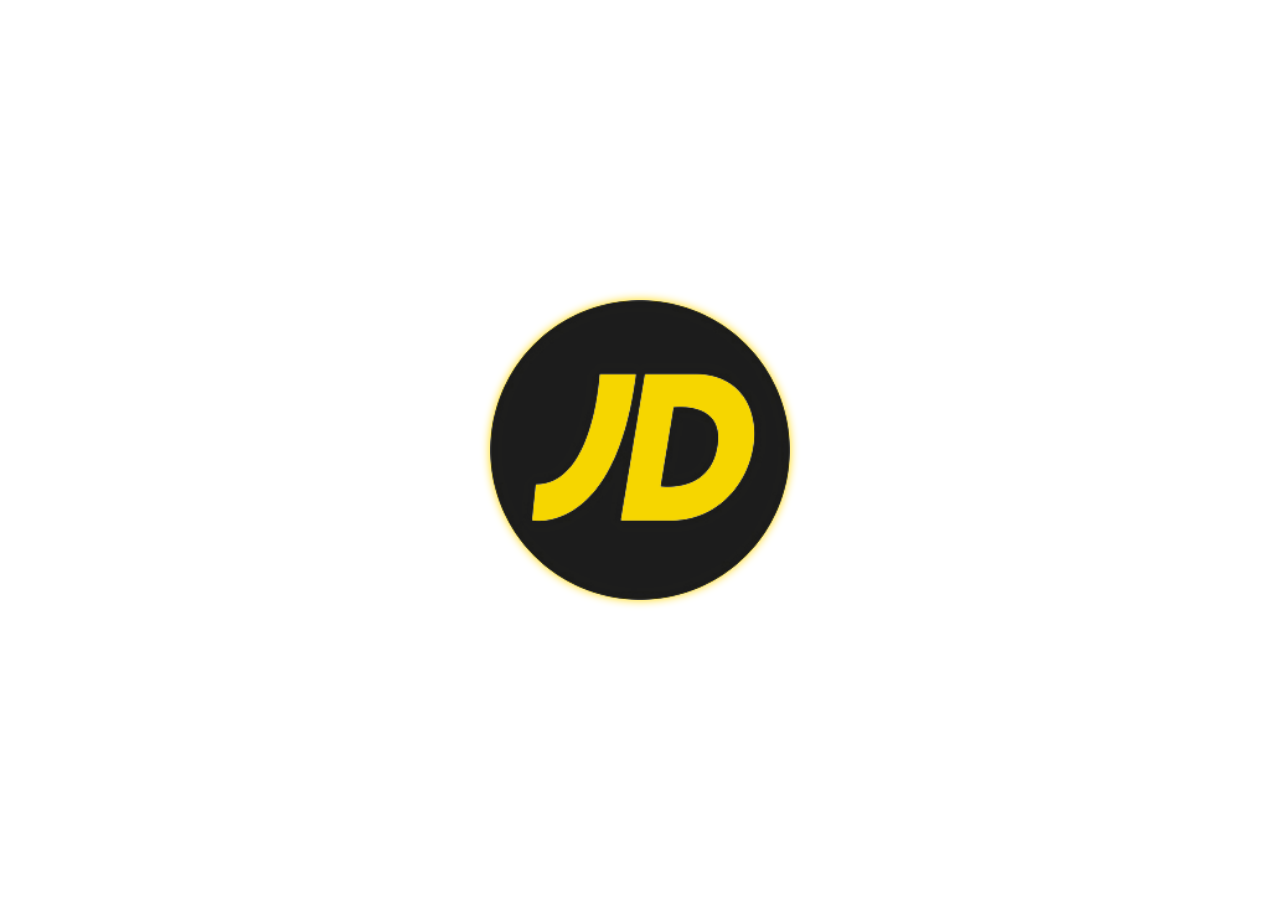
<file: portpolio/work3/index.html>
<!DOCTYPE html>
<html lang="ko">
<head>
	<meta charset="UTF-8">
	<meta name="viewport" content="width=device-width, initial-scale=1.0">
	<meta http-equiv="refresh" content="3; url=main.html">
	<title>JD</title>
	<link rel="stylesheet" type="text/css" href="css/style.css">
</head>
<body>
  <div id="wrap">
  <div class="loding">
  	<img src="image/loding.png" alt="lodinglogo">
  </div>
  </div>
  <script src="js/jquery-3.5.0.js"></script>
<script src="js/script.js"></script>
</body>
</html>
</file>
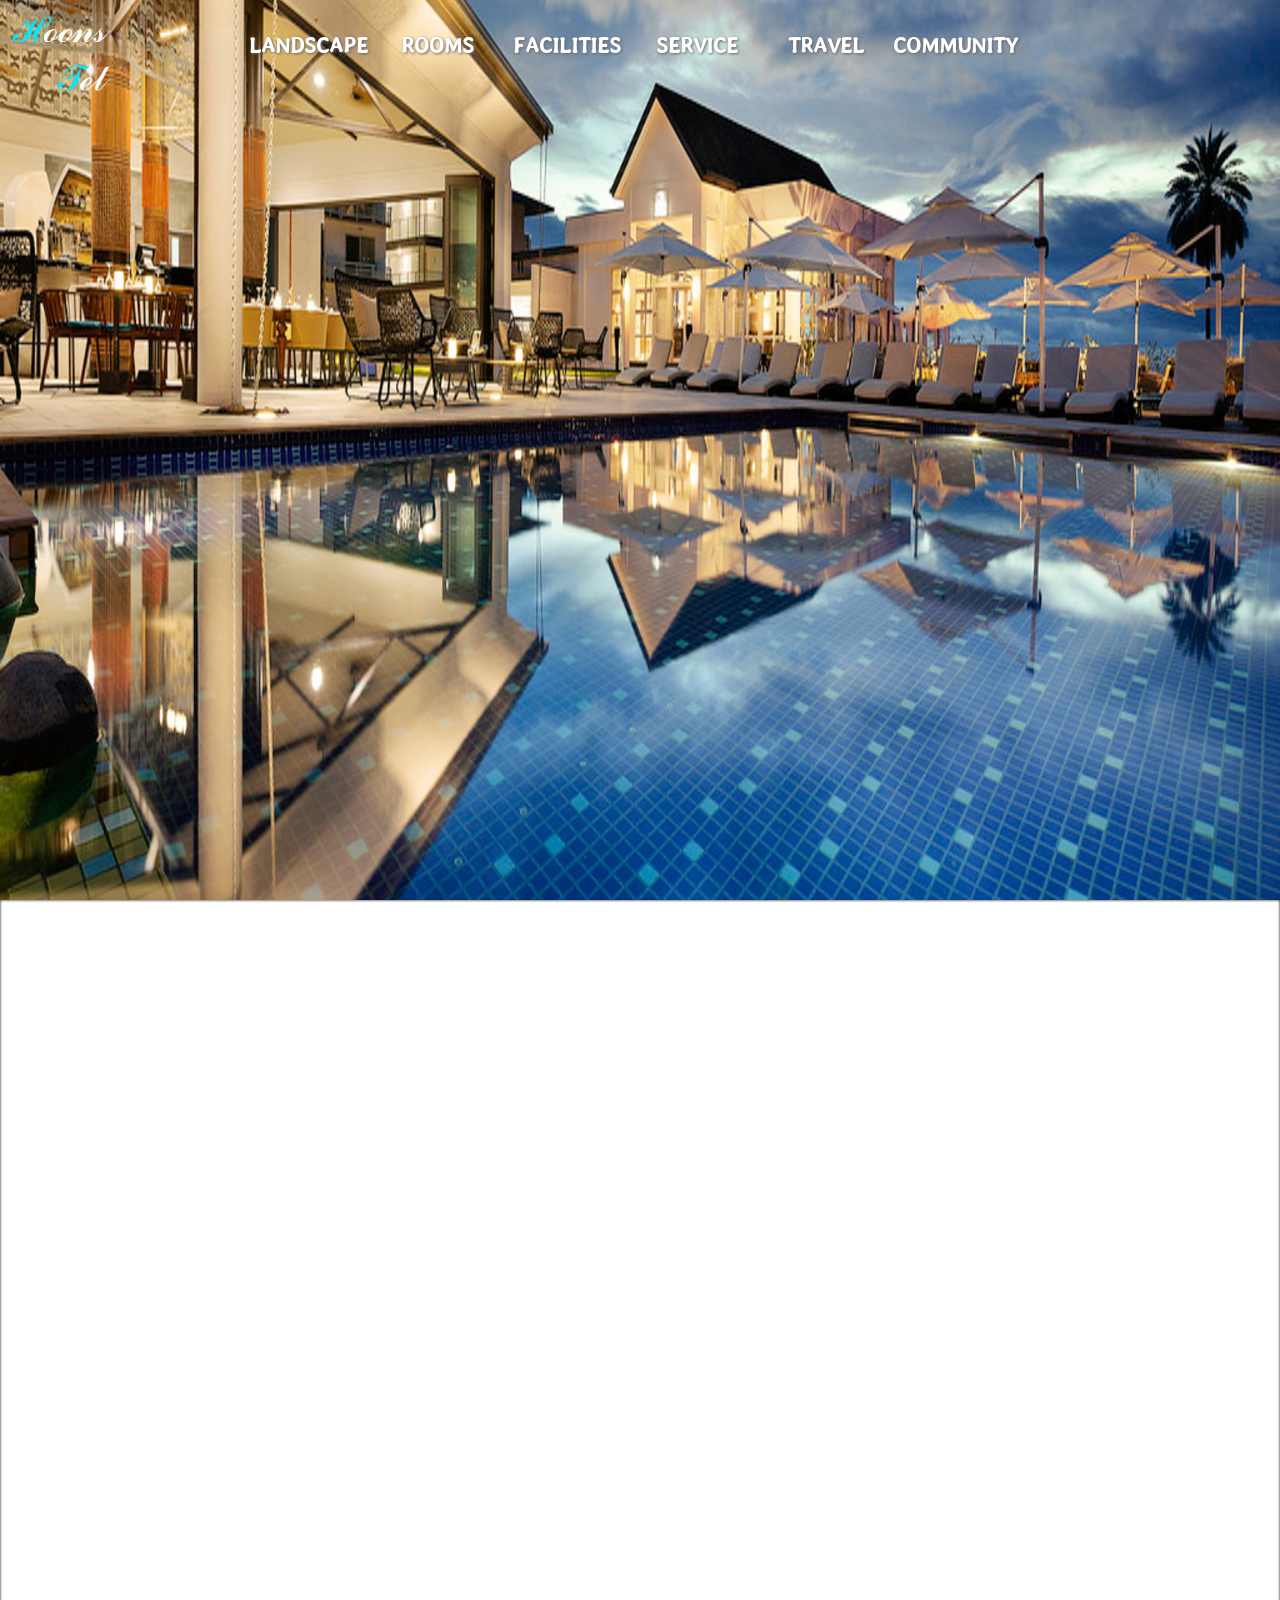
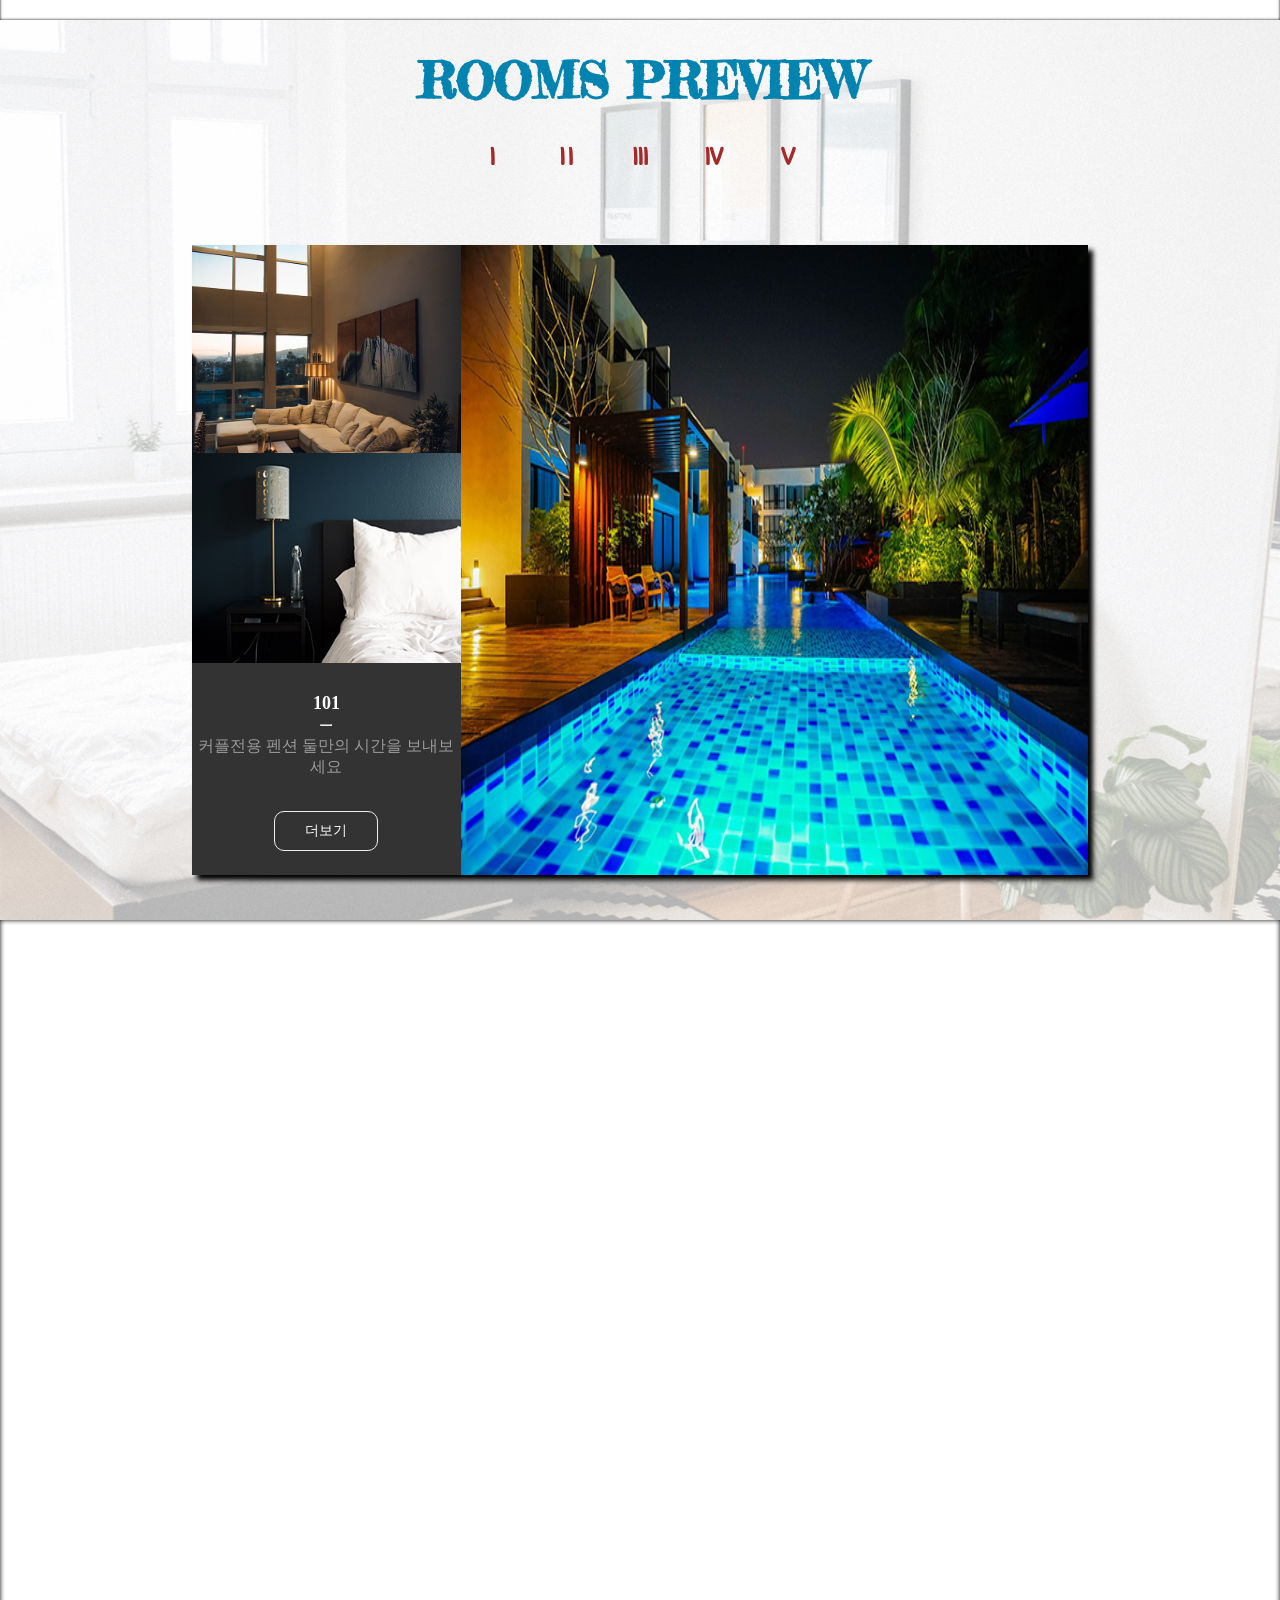
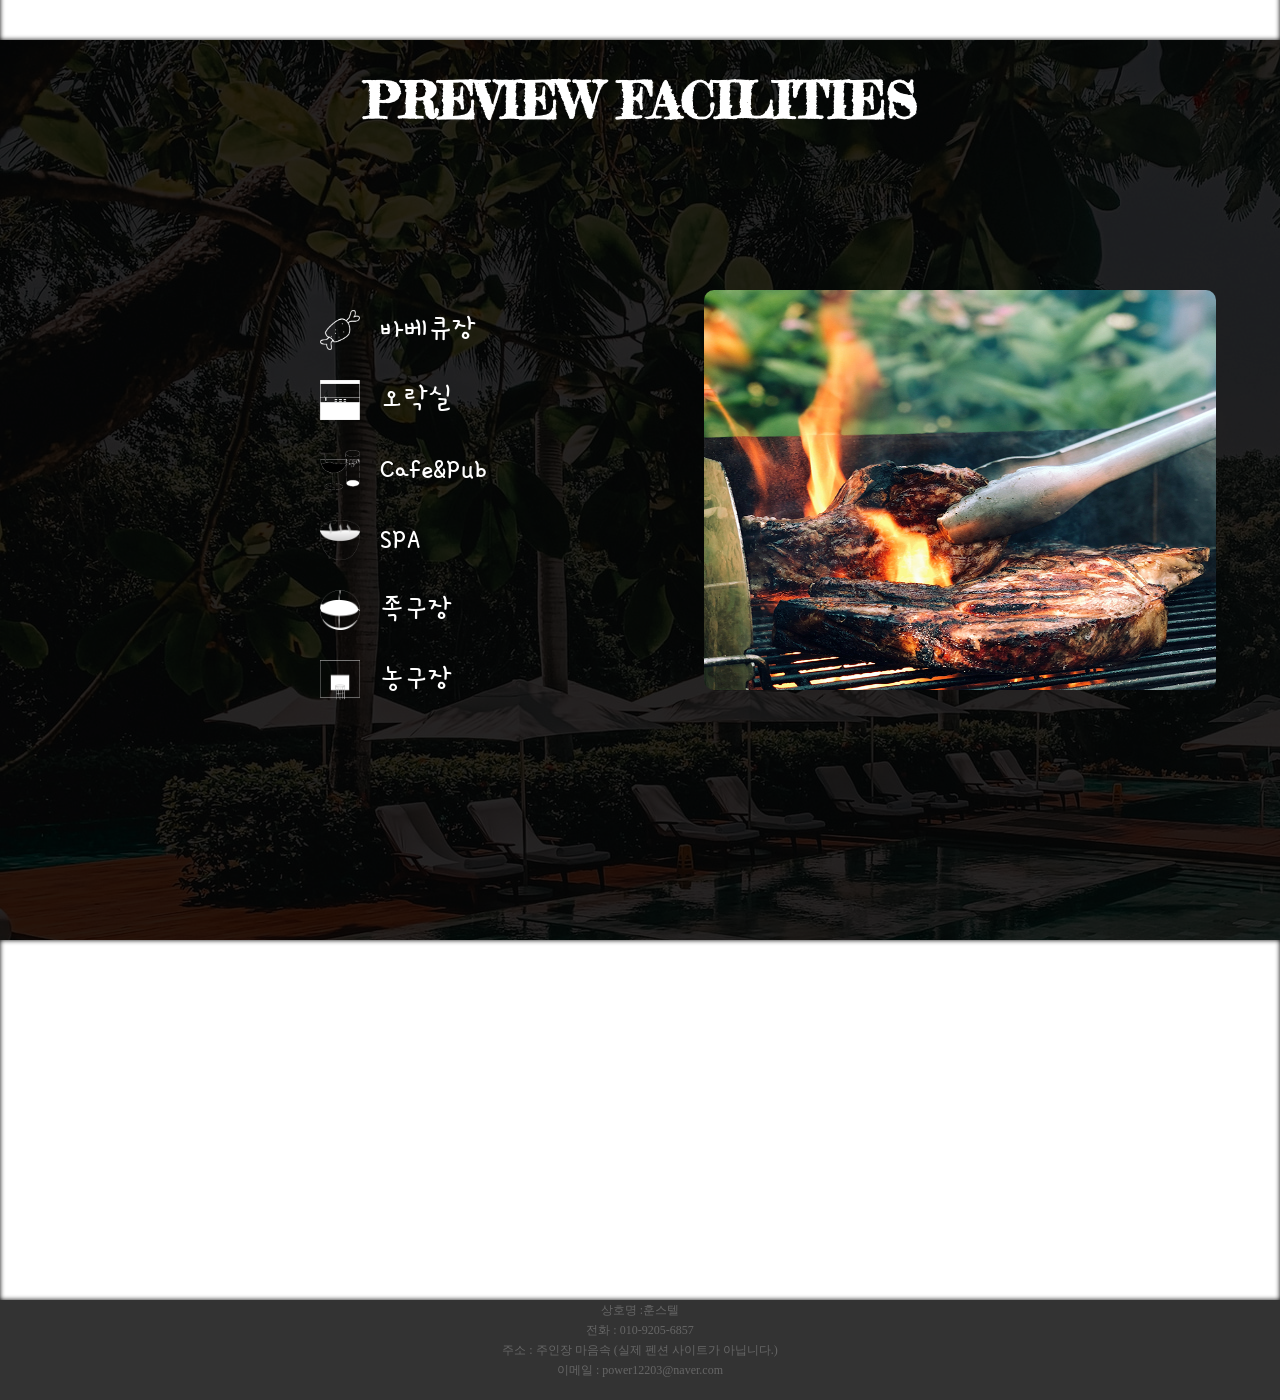
<file: portpolio/work4/index.html>
<!DOCTYPE html>
<html lang="ko">
<head>
	<meta charset="UTF-8">
	<meta name="viewport" content="width=device-width, initial-scale=1.0">
	<title>HoonTel</title>
	<link rel="stylesheet" type="text/css" href="css/style.css">
</head>
<body>
<div id="wrap">
	<header class="header">
		<h1 class="logo">
			<a href="index.html">
				<img src="image/logo.png" alt="logoimage">
			</a>
		</h1>
		<nav>
			<ul class="gnb">
				<li>
					<a href="sub.html">Landscape</a>
			    </li>
			    <li>
			    	<a href="sub1.html">Rooms</a>
			    </li>
			    <li>
			    	<a href="sub2.html">Facilities</a>
			    </li>
			    <li>
			    	<a href="sub3.html">Service</a>
			    </li>
			    <li>
			    	<a href="#">Travel</a>
			    </li>
			    <li>
			    	<a href="#">Community</a>
			    </li>
			</ul>
		</nav>
		<div class="menuBtn">
			<span></span>
			<span></span>
			<span></span>
		</div>
		<div class="menuClose">
			<span></span>
			<span></span>
		</div>
	</header>
	<div class="fixedNav">
		    <ul class="gnb1">
		    	<li>
		    		<a href="#">Home</a>
		    	</li>
			    <li>
			    	<a href="#contents2">Rooms</a>
			    </li>
			    <li>
			    	<a href="#contents4">Facilities</a>
			    </li>
			</ul>
	</div>
	<section id="contents">
		<h2 class="hidden">contents</h2>
	  <ul class="headerSlide">
	  	<li><img src="image/h_slide1.jpg" alt="headerslideimage"></li>
	  	<li><img src="image/h_slide2.jpg" alt="headerslideimage"></li>
	  	<li><img src="image/h_slide3.jpg" alt="headerslideimage"></li>
	  	<li><img src="image/h_slide4.jpg" alt="headerslideimage"></li>	  	
	  </ul>
	</section>
	<section id="contents1">
		<h2 class="hidden">contents</h2>
	</section>
	<section id="contents2">
	  <h2>ROOMS PREVIEW</h2>
	  <div class="abox">
	  	<a href="#" onclick="return false;">Ⅰ</a>
	  	<a href="#" onclick="return false;">Ⅱ</a>
	  	<a href="#" onclick="return false;">Ⅲ</a>
	  	<a href="#" onclick="return false;">Ⅳ</a>
	  	<a href="#" onclick="return false;">Ⅴ</a>
	  </div>
	  <div class="roomBox">
	  	<div class="box1">
	  		<ul>
	  		  <li class="box1move"><img src="image/box1_1.jpg" alt="boximage"></li>
	  		  <li><img src="image/box1_2.jpg" alt="boximage"></li>
	  		  <li><img src="image/box1_3.jpg" alt="boximage"></li>
	  		  <li><img src="image/box1_4.jpg" alt="boximage"></li>
	  		  <li><img src="image/box1_5.jpg" alt="boximage"></li>
	  		</ul>
	  	</div>
	  	<div class="box2">
	  		<ul class="box2_img">
	  			<li><img src="image/box2_1.jpg" alt="boximage"></li>
	  			<li><img src="image/box2_2.jpg" alt="boximage"></li>
	  			<li><img src="image/box2_3.jpg" alt="boximage"></li>
	  			<li><img src="image/box2_4.jpg" alt="boximage"></li>
	  			<li><img src="image/box2_5.jpg" alt="boximage"></li>
	  		</ul>
	  		<ul class="box2_p">
	  			<li>
	  				<h3>101</h3>
	  				<hr>
	  				<p>커플전용 펜션 둘만의 시간을 보내보세요</p>
	  				<a href="#">더보기</a>
	  			</li>
	   			<li>
	  				<h3>201</h3>
	  				<hr>
	  				<p>커플전용 펜션 둘만의 시간을 보내보세요</p>
	  				<a href="#">더보기</a>
	  			</li>
	  			<li>
	  				<h3>301</h3>
	  				<hr>
	  				<p>커플전용 펜션 둘만의 시간을 보내보세요</p>
	  				<a href="#">더보기</a>
	  			</li>
	  			<li>
	  				<h3>401</h3>
	  				<hr>
	  				<p>커플전용 펜션 둘만의 시간을 보내보세요</p>
	  				<a href="#">더보기</a>
	  			</li>
	  			<li>
	  				<h3>501</h3>
	  				<hr>
	  				<p>커플전용 펜션 둘만의 시간을 보내보세요</p>
	  				<a href="#">더보기</a>
	  			</li>
	  		</ul>
	  	</div>
	  	<div class="box3">
	  		<ul>
	  			<li><img src="image/box3_1.jpg" alt="boximage"></li>
	  			<li><img src="image/box3_2.jpg" alt="boximage"></li>
	  			<li><img src="image/box3_3.jpg" alt="boximage"></li>
	  			<li><img src="image/box3_4.jpg" alt="boximage"></li>
	  			<li><img src="image/box3_5.jpg" alt="boximage"></li>
	  		</ul>
	  </div>
	</div>
	</section>
	<section id="contents3">
		<h2 class="hidden">contents</h2>
	</section>
	<section id="contents4">
		<h2>PREVIEW FACILITIES</h2>
		<ul class="previewChart">
			<li>
				<img src="image/icon/bbq.png" alt="iconimage"><span>바베큐장</span>
			</li>
			<li>
				<img src="image/icon/orak.png" alt="iconimage"><span>오락실</span>
			</li>
			<li>
				<img src="image/icon/cafe.png" alt="iconimage"><span>Cafe&Pub</span>
			</li>
			<li>
				<img src="image/icon/spa.png" alt="iconimage"><span>SPA</span>
			</li>
			<li>
				<img src="image/icon/jokgu.png" alt="iconimage"><span>족구장</span>
			</li>
			<li>
                <img src="image/icon/basket.png" alt="iconimage"><span>농구장</span>
			</li>
		</ul>
		<ul class="previewImg">
			<li><img src="image/bbq.jpg" alt="bbqimage"></li>
			<li><img src="image/orak.jpg" alt="bbqimage"></li>
			<li><img src="image/cafe.jpg" alt="bbqimage"></li>
			<li><img src="image/spa.jpg" alt="bbqimage"></li>
			<li><img src="image/jokgu.jpg" alt="bbqimage"></li>
			<li><img src="image/basket.jpg" alt="bbqimage"></li>
		</ul>
	</section>
	<section id="contents5">
		<h2 class="hidden">숨김</h2>
	</section>
	<footer class="footer">
		<div class="footerBox">
			<p>상호명 :훈스텔 <br>
			   전화 : 010-9205-6857<br>
			   주소 : 주인장 마음속 (실제 펜션 사이트가 아닙니다.)<br>
			   이메일 : power12203@naver.com
			</p>
		</div>
	</footer>
</div>
<script src="js/jquery-3.5.0.js"></script>
<script src="js/script.js"></script>
</body>
</html>
</file>
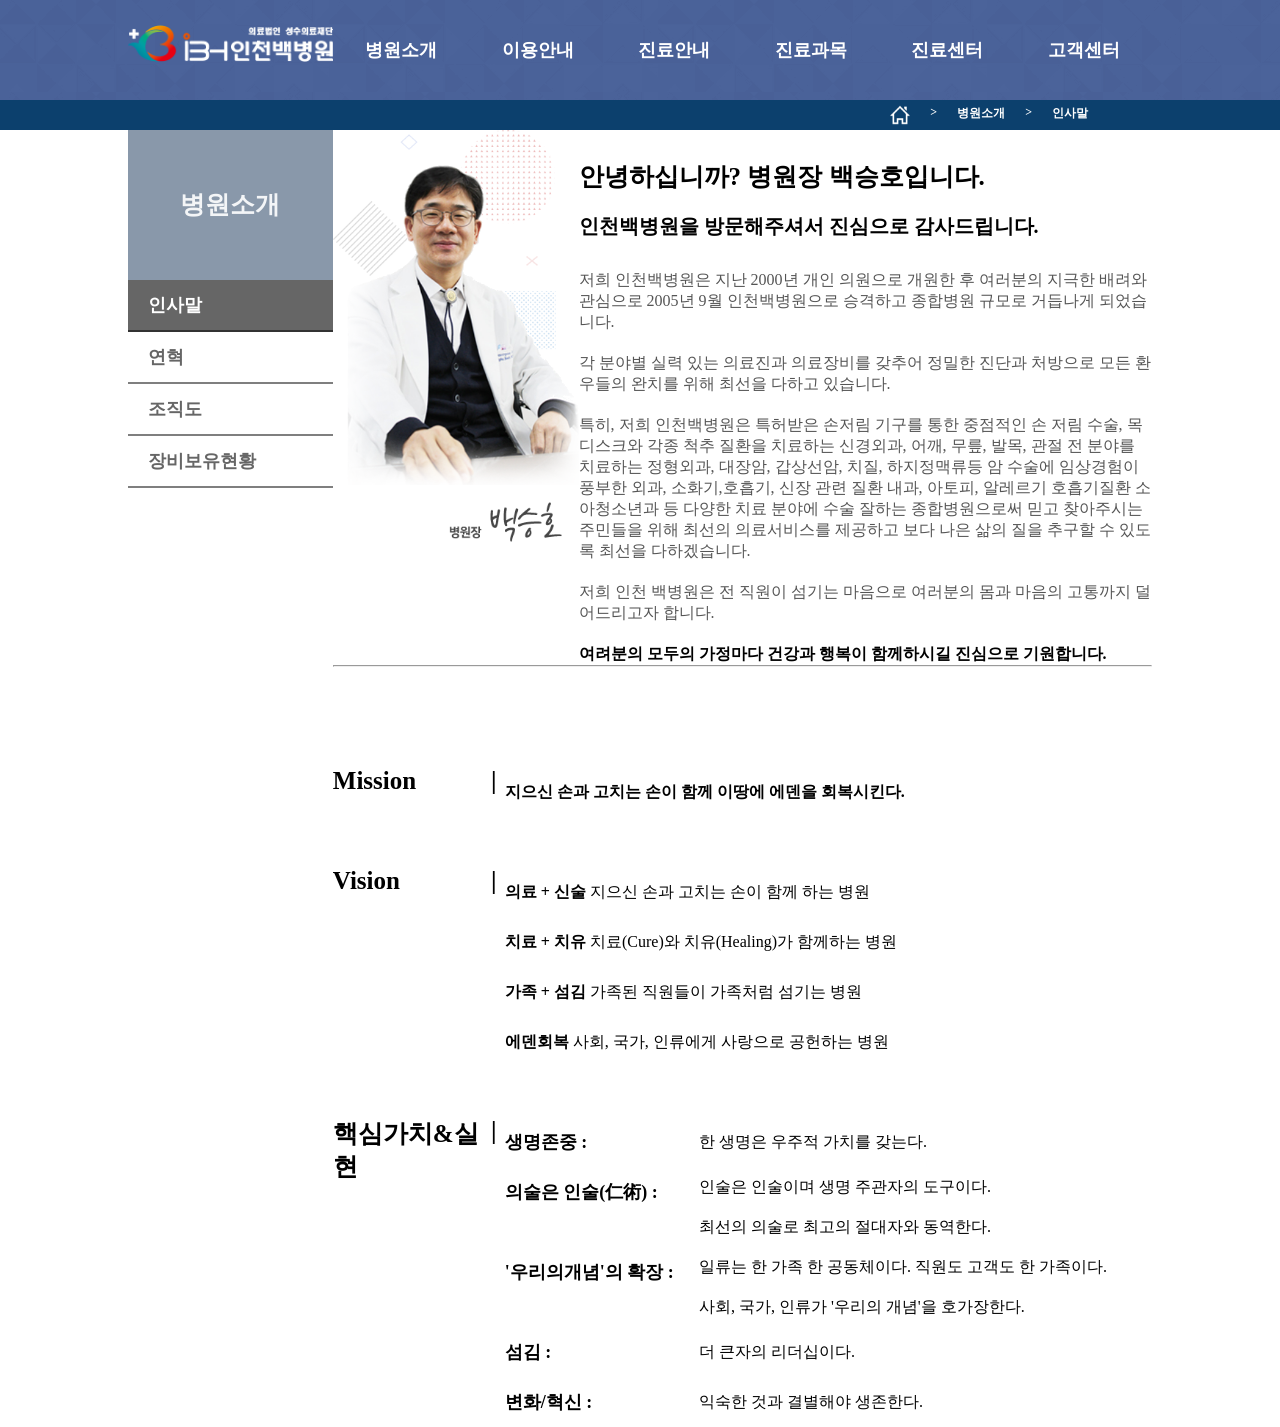
<file: portpolio/work2/sub.html>
<!DOCTYPE html>
<html lang="ko">
<head>
	<meta charset="UTF-8">
	<title>병원소개</title>
	<link rel="stylesheet" href="css/default.css">
	<link rel="stylesheet" href="css/style1.css">
</head>
<body>
	<div id="wrap">
    <header class="header">
      <div>
      <h1 class="logo"><a href="index.html"><img src="image/logo1.png" alt="logo"></a></h1>
      <ul class="gnb">
        <li><a href="sub.html">병원소개</a>
              <ul class="sub">
                <li><a href="sub.html">인사말</a></li>
                <li><a href="sub1.html">연혁</a></li>
                <li><a href="sub2.html">조직도</a></li>
                <li><a href="sub3.html">장비보유현황</a></li>
              </ul>
        </li>
        <li><a href="#">이용안내</a>
              <ul class="sub">
                <li><a href="#">진료시간</a></li>
                <li><a href="#">오시는길</a></li>
                <li><a href="#">제증명발급</a></li>
                <li><a href="#">층별안내</a></li>
              </ul>             
        </li>
        <li><a href="#">진료안내</a>
              <ul class="sub">
                <li><a href="#">외래안내</a></li>
                <li><a href="#">입퇴원안내</a></li>
                <li><a href="#">응급진료안내</a></li>
                <li><a href="#">비급여항목안내</a></li>
              </ul>
        </li>
        <li><a href="#">진료과목</a>
              <ul class="sub">
                <li><a href="#">신경외과</a></li>
                <li><a href="#">신경과</a></li>
                <li><a href="#">정형외과</a></li>
                <li><a href="#">외과</a></li>
                <li><a href="#">내과</a></li>
                <li><a href="#">소아청소년과</a></li>
                <li><a href="#">영상의학과</a></li>
                <li><a href="#">마취통증의학과</a></li>
                <li><a href="#">진단검사의학과</a></li>
                <li><a href="#">피부/비뇨의학과</a></li>
                <li><a href="#">재활의학과</a></li>
                <li><a href="#">응급의학과</a></li>
                <li><a href="#">직업환경의학과</a></li>
              </ul>
        </li>
        <li><a href="#">진료센터</a>
              <ul class="sub">
                <li><a href="#">손저림센터</a></li>
                <li><a href="#">척추센터</a></li>
                <li><a href="#">관절센터</a></li>
                <li><a href="#">뇌졸증/중풍센터</a></li>
                <li><a href="#">어지럼(현훈)센터</a></li>
                <li><a href="#">화상센터</a></li>
                <li><a href="#">유방/갑상선센터</a></li>
                <li><a href="#">소화기센터</a></li>
                <li><a href="#">영유아센터</a></li>
                <li><a href="#">인공신장센터</a></li>
                <li><a href="#">재활센터</a></li>
                <li><a href="#">응급의료기관</a></li>
                <li><a href="#">건강검진센터</a></li>
              </ul>
        </li>
        <li><a href="#">고객센터</a>
              <ul class="sub">
                <li><a href="#">병원소식</a></li>
                <li><a href="#">병원갤러리</a></li>
                <li><a href="#">병원영상</a></li>
                <li><a href="#">온라인상담</a></li>
                <li><a href="#">고객의소리</a></li>
              </ul>
        </li> 
      </ul>
     </div>
    </header>
    <div class="headerbt">
        <div>
            <span class="imgpng" style="background:url(image/imgpng.png) no-repeat center/cover; width:20px; height:20px; display:block"></span>
            <span>&gt;</span>
            <span>병원소개</span>
            <span>&gt;</span>
            <span>인사말</span>
        </div>
    </div>
    <section class="subwrap">
    	<h2 class="hidden">subwrap</h2>
    	<div class="subHeader">
    	  <span>병원소개</span>
    	  <ul class="subGnb">
    	  	<li><a href="sub.html">인사말</a></li>
    	  	<li><a href="sub1.html">연혁</a></li>
    	  	<li><a href="sub2.html">조직도</a></li>
    	  	<li><a href="sub3.html">장비보유현황</a></li>
    	  </ul>
    	</div>
    	<div class="subcontents1">
    		<img src="image/captain.png" alt="병원장사진">
    		<div class="note">
    		  <h3>안녕하십니까? 병원장 백승호입니다.</h3>
    		  <h4>인천백병원을 방문해주셔서 진심으로 감사드립니다.</h4>
    		  <p>저희 인천백병원은 지난 2000년 개인 의원으로 개원한 후 여러분의 지극한 배려와 관심으로 2005년 9월 인천백병원으로 승격하고 종합병원 규모로 거듭나게 되었습니다.</p>
    		  <p>각 분야별 실력 있는 의료진과 의료장비를 갖추어 정밀한 진단과 처방으로 모든 환우들의 완치를 위해 최선을 다하고 있습니다.</p>
    		  <p>특히, 저희 인천백병원은 특허받은 손저림 기구를 통한 중점적인 손 저림 수술, 목 디스크와 각종 척추 질환을 치료하는 신경외과, 어깨, 무릎, 발목, 관절 전 분야를 치료하는 정형외과, 대장암, 갑상선암, 치질, 하지정맥류등 암 수술에 임상경험이 풍부한 외과, 소화기,호흡기, 신장 관련 질환 내과, 아토피, 알레르기 호흡기질환 소아청소년과 등 다양한 치료 분야에 수술 잘하는 종합병원으로써 믿고 찾아주시는 주민들을 위해 최선의 의료서비스를 제공하고 보다 나은 삶의 질을 추구할 수 있도록 최선을 다하겠습니다.</p>
    		  <p>저희 인천 백병원은 전 직원이 섬기는 마음으로 여러분의 몸과 마음의 고통까지 덜어드리고자 합니다.</p>
    		  <h5>여려분의 모두의 가정마다 건강과 행복이 함께하시길 진심으로 기원합니다.</h5>
    	    </div>
    	</div>
    	<hr>
    	<div class="subcontents2">
    		<div class="mission">
    		  <div class="box">
    			<span>Mission</span><span>|</span> 
    		  </div>
    		  <div class="box1">
    			<p>지으신 손과 고치는 손이 함께 이땅에 에덴을 회복시킨다.</p>
    		  </div>
    		</div>
    		<div class="vision">
    	      <div class="box">
    			<span>Vision</span><span>|</span> 
    		  </div>
    		  <div class="box1">
    			<p><b>의료 + 신술</b> 지으신 손과 고치는 손이 함께 하는 병원</p>
    			<p><b>치료 + 치유</b> 치료(Cure)와 치유(Healing)가 함께하는 병원</p>
    			<p><b>가족 + 섬김</b> 가족된 직원들이 가족처럼 섬기는 병원</p>
    			<p><b>에덴회복</b> 사회, 국가, 인류에게 사랑으로 공헌하는 병원</p>
    		  </div>
    		</div>
    		<div class="hack">
    		  <div class="box">
    			<span>핵심가치&amp;실현</span><span>|</span> 
    		  </div>
    		  <div class="box1">
    			<span>생명존중 : </span><p>한 생명은 우주적 가치를 갖는다.</p><br>
    			<span>의술은 인술(仁術) : </span><p> 인술은 인술이며 생명 주관자의 도구이다. <br>최선의 의술로 최고의 절대자와 동역한다.</p><br>
    			<span>'우리의개념'의 확장 : </span><p> 일류는 한 가족 한 공동체이다. 직원도 고객도 한 가족이다.<br>
    			사회, 국가, 인류가 '우리의 개념'을 호가장한다. </p>
    			<span>섬김 : </span><p> 더 큰자의 리더십이다.</p>
    			<span>변화/혁신 :</span><p> 익숙한 것과 결별해야 생존한다.</p>
    		  </div>
    		</div>
    	</div>
    </section>
</div>
<script src="js/jquery-3.5.0.js"></script>
<script src="js/script.js"></script>
</body>
</html>
</file>
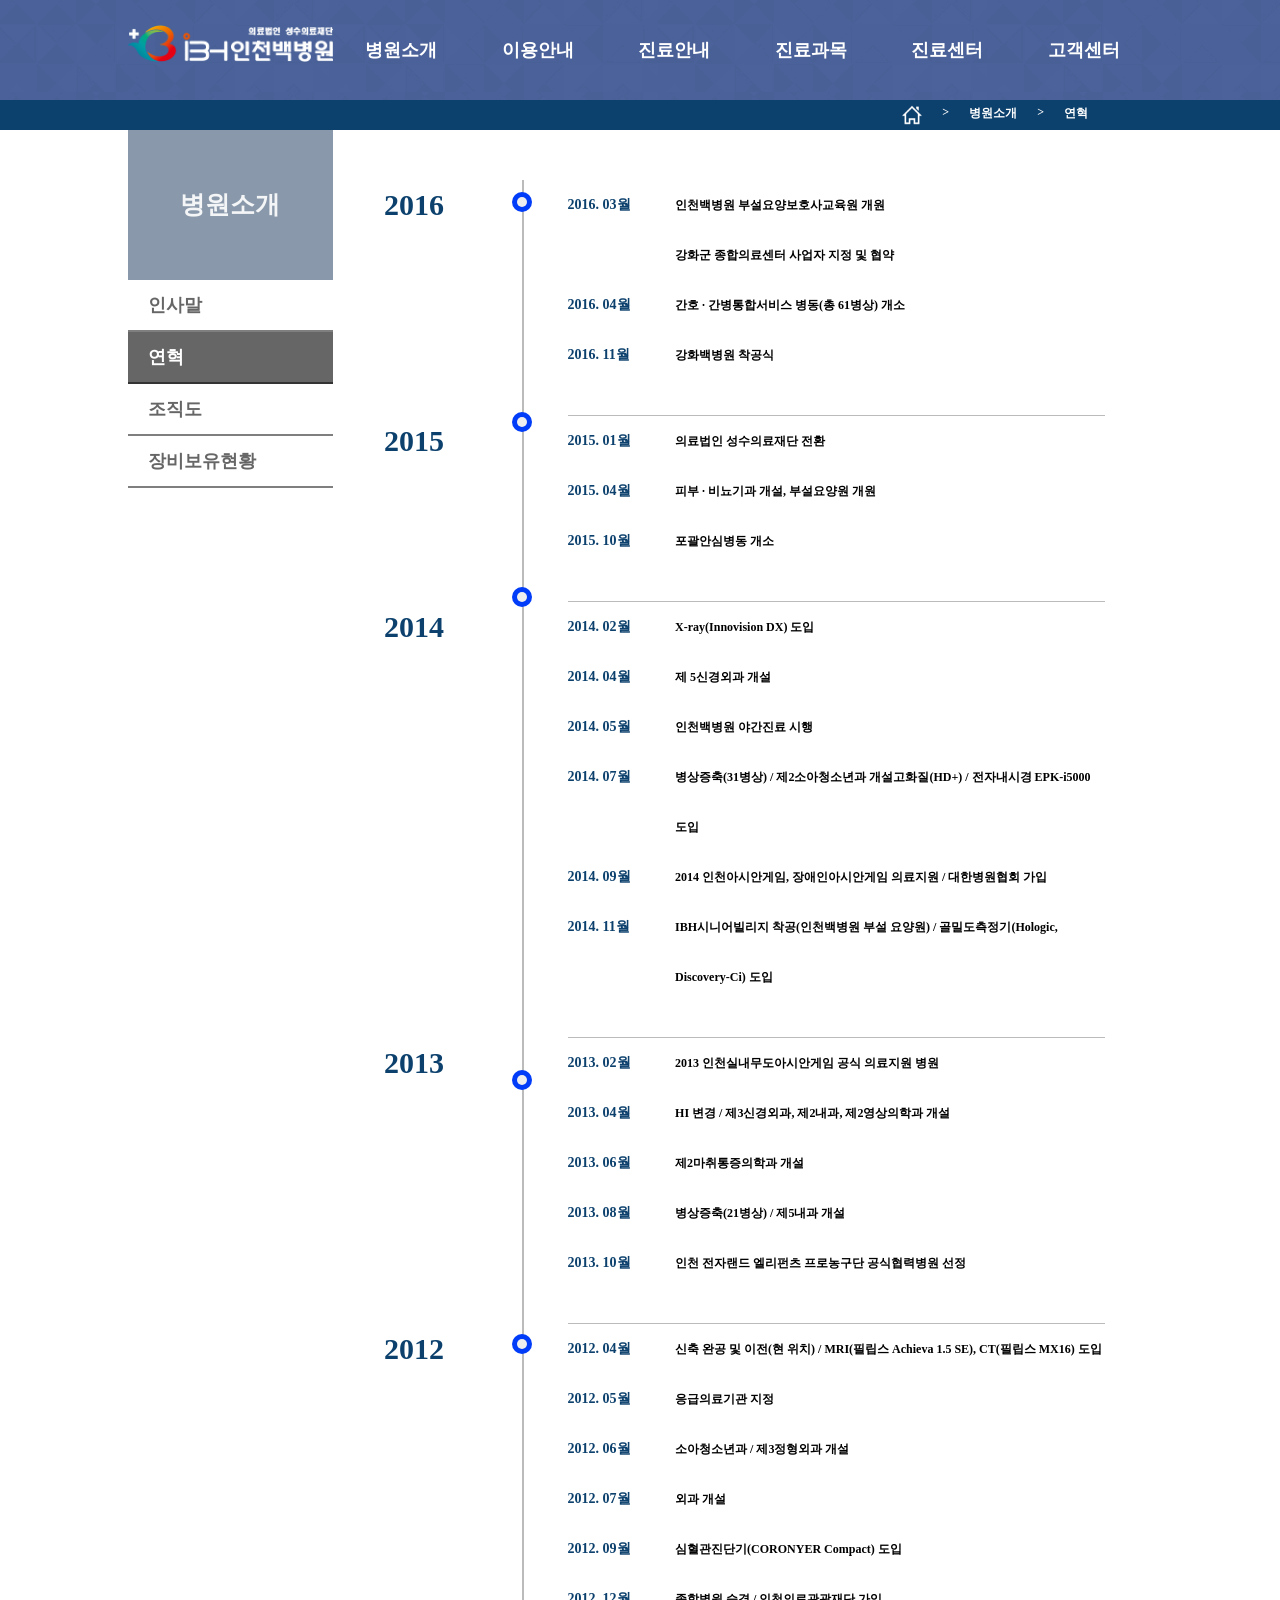
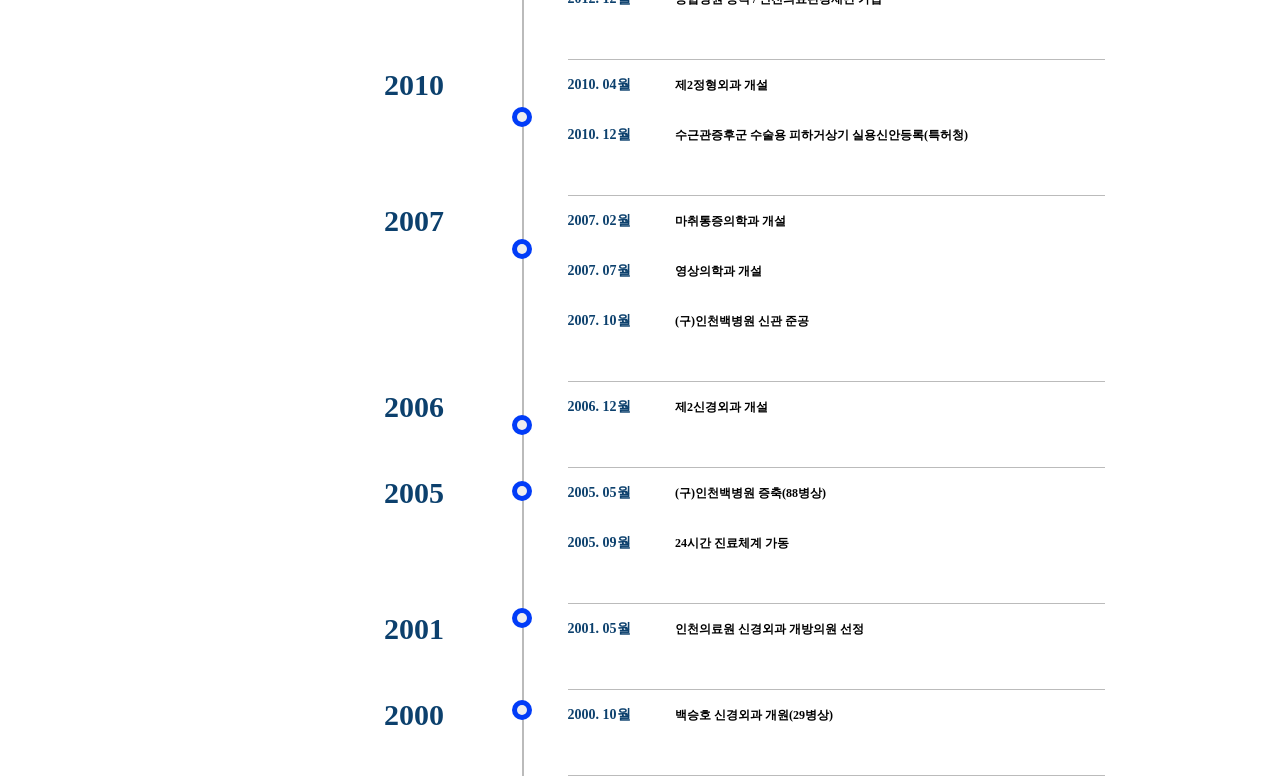
<file: portpolio/work2/sub1.html>
<!DOCTYPE html>
<html lang="ko">
<head>
	<meta charset="UTF-8">
	<title>병원소개</title>
	<link rel="stylesheet" href="css/default.css">
	<link rel="stylesheet" href="css/style2.css">
</head>
<body>
	<div id="wrap">
    <header class="header">
      <div>
      <h1 class="logo"><a href="index.html"><img src="image/logo1.png" alt="logo"></a></h1>
      <ul class="gnb">
        <li><a href="sub.html">병원소개</a>
              <ul class="sub">
                <li><a href="sub.html">인사말</a></li>
                <li><a href="sub1.html">연혁</a></li>
                <li><a href="sub2.html">조직도</a></li>
                <li><a href="sub3.html">장비보유현황</a></li>
              </ul>
        </li>
        <li><a href="#">이용안내</a>
              <ul class="sub">
                <li><a href="#">진료시간</a></li>
                <li><a href="#">오시는길</a></li>
                <li><a href="#">제증명발급</a></li>
                <li><a href="#">층별안내</a></li>
              </ul>             
        </li>
        <li><a href="#">진료안내</a>
              <ul class="sub">
                <li><a href="#">외래안내</a></li>
                <li><a href="#">입퇴원안내</a></li>
                <li><a href="#">응급진료안내</a></li>
                <li><a href="#">비급여항목안내</a></li>
              </ul>
        </li>
        <li><a href="#">진료과목</a>
              <ul class="sub">
                <li><a href="#">신경외과</a></li>
                <li><a href="#">신경과</a></li>
                <li><a href="#">정형외과</a></li>
                <li><a href="#">외과</a></li>
                <li><a href="#">내과</a></li>
                <li><a href="#">소아청소년과</a></li>
                <li><a href="#">영상의학과</a></li>
                <li><a href="#">마취통증의학과</a></li>
                <li><a href="#">진단검사의학과</a></li>
                <li><a href="#">피부/비뇨의학과</a></li>
                <li><a href="#">재활의학과</a></li>
                <li><a href="#">응급의학과</a></li>
                <li><a href="#">직업환경의학과</a></li>
              </ul>
        </li>
        <li><a href="#">진료센터</a>
              <ul class="sub">
                <li><a href="#">손저림센터</a></li>
                <li><a href="#">척추센터</a></li>
                <li><a href="#">관절센터</a></li>
                <li><a href="#">뇌졸증/중풍센터</a></li>
                <li><a href="#">어지럼(현훈)센터</a></li>
                <li><a href="#">화상센터</a></li>
                <li><a href="#">유방/갑상선센터</a></li>
                <li><a href="#">소화기센터</a></li>
                <li><a href="#">영유아센터</a></li>
                <li><a href="#">인공신장센터</a></li>
                <li><a href="#">재활센터</a></li>
                <li><a href="#">응급의료기관</a></li>
                <li><a href="#">건강검진센터</a></li>
              </ul>
        </li>
        <li><a href="#">고객센터</a>
              <ul class="sub">
                <li><a href="#">병원소식</a></li>
                <li><a href="#">병원갤러리</a></li>
                <li><a href="#">병원영상</a></li>
                <li><a href="#">온라인상담</a></li>
                <li><a href="#">고객의소리</a></li>
              </ul>
        </li> 
      </ul>
     </div>
    </header>
    <div class="headerbt">
    	<div>
    		<span class="imgpng" style="background:url(image/imgpng.png) no-repeat center/cover; width:20px; height:20px; display:block"></span>
    		<span>&gt;</span>
    		<span>병원소개</span>
    		<span>&gt;</span>
    		<span>연혁</span>
    	</div>
    </div>
    <section class="subwrap">
    	<h2 class="hidden">subwrap</h2>
    	<div class="subHeader">
    	  <span>병원소개</span>
    	  <ul class="subGnb">
    	  	<li><a href="sub.html">인사말</a></li>
    	  	<li style="background:#666;"><a href="sub1.html" style="color:#fff">연혁</a></li>
    	  	<li><a href="sub2.html">조직도</a></li>
    	  	<li><a href="sub3.html">장비보유현황</a></li>
    	  </ul>
    	</div>
        <div class="history">
        	<div class="line">
        		<div class="linedots ld1"><div></div></div>
        		<div class="linedots ld2"><div></div></div>
        		<div class="linedots ld3"><div></div></div>
        		<div class="linedots ld4"><div></div></div>
        		<div class="linedots ld5"><div></div></div>
        		<div class="linedots ld6"><div></div></div>
        		<div class="linedots ld7"><div></div></div>
        		<div class="linedots ld8"><div></div></div>
        		<div class="linedots ld9"><div></div></div>
        		<div class="linedots ld10"><div></div></div>
        		<div class="linedots ld11"><div></div></div>
        	</div>
        	<ul class="h_header">
        		<li><span>2016</span>
        			<ul class="h_sub">
        			  <li><span>2016. 03월</span><p>인천백병원 부설요양보호사교육원 개원<br>강화군 종합의료센터 사업자 지정 및 협약</p></li>
        			  <li><span>2016. 04월</span><p>간호 · 간병통합서비스 병동(총 61병상) 개소</p></li>
        			  <li><span>2016. 11월</span><p>강화백병원 착공식</p></li>
        		    </ul>
        		</li>
        		<li><span>2015</span>
        			<ul class="h_sub">
        			  <li><span>2015. 01월</span><p>의료법인 성수의료재단 전환

</p></li>
        			  <li><span>2015. 04월</span><p>피부 · 비뇨기과 개설, 부설요양원 개원

</p></li>
                      <li><span>2015. 10월</span><p>포괄안심병동 개소</p></li>
        		    </ul>
        		</li>
        		<li><span>2014</span>
        			<ul class="h_sub">
        			  <li><span>2014. 02월</span><p>X-ray(Innovision DX) 도입</p></li>
        			  <li><span>2014. 04월</span><p>제 5신경외과 개설</p></li>
        			  <li><span>2014. 05월</span><p>인천백병원 야간진료 시행</p></li>
        			  <li><span>2014. 07월</span><p>병상증축(31병상) / 제2소아청소년과 개설고화질(HD+) / 전자내시경 EPK-i5000 도입</p></li>
        			  <li><span>2014. 09월</span><p>2014 인천아시안게임, 장애인아시안게임 의료지원 / 대한병원협회 가입</p></li>
        			  <li><span>2014. 11월</span><p>IBH시니어빌리지 착공(인천백병원 부설 요양원) / 골밀도측정기(Hologic, Discovery-Ci) 도입</p></li>
        		    </ul>	
        		</li>
        		<li><span>2013</span>
        			<ul class="h_sub">
        			  <li><span>2013. 02월</span><p>2013 인천실내무도아시안게임 공식 의료지원 병원</p></li>
        			  <li><span>2013. 04월</span><p>HI 변경 / 제3신경외과, 제2내과, 제2영상의학과 개설</p></li>
        			  <li><span>2013. 06월</span><p>제2마취통증의학과 개설</p></li>
        			  <li><span>2013. 08월</span><p>병상증축(21병상) / 제5내과 개설</p></li>
        			  <li><span>2013. 10월</span><p>인천 전자랜드 엘리펀츠 프로농구단 공식협력병원 선정</p></li>
        		    </ul>	
        		</li>
        		<li><span>2012</span>
        			<ul class="h_sub">
        			  <li><span>2012. 04월</span><p>신축 완공 및 이전(현 위치) / MRI(필립스 Achieva 1.5 SE), CT(필립스 MX16) 도입</p></li>
        			  <li><span>2012. 05월</span><p>응급의료기관 지정</p></li>
        			  <li><span>2012. 06월</span><p>소아청소년과 / 제3정형외과 개설</p></li>
        			  <li><span>2012. 07월</span><p>외과 개설</p></li>
        			  <li><span>2012. 09월</span><p>심혈관진단기(CORONYER Compact) 도입</p></li>
        			  <li><span>2012. 12월</span><p>종합병원 승격 / 인천의료관광재단 가입</p></li>
        		    </ul>	
        		</li>
        		<li><span>2010</span>
        			<ul class="h_sub">
        			  <li><span>2010. 04월</span><p>제2정형외과 개설</p></li>
        			  <li><span>2010. 12월</span><p>수근관증후군 수술용 피하거상기 실용신안등록(특허청)</p></li>
        		    </ul>	
        		</li>
        		<li><span>2007</span>
        			<ul class="h_sub">
        			  <li><span>2007. 02월</span><p>마취통증의학과 개설</p></li>
        			  <li><span>2007. 07월</span><p>영상의학과 개설</p></li>
        			  <li><span>2007. 10월</span><p>(구)인천백병원 신관 준공</p></li>
        		    </ul>	
        		</li>
        		<li><span>2006</span>
        			<ul class="h_sub">
        			  <li><span>2006. 12월</span><p>제2신경외과 개설</p></li>
        		    </ul>	
        		</li>
        		<li><span>2005</span>
        			<ul class="h_sub">
        			  <li><span>2005. 05월</span><p>(구)인천백병원 증축(88병상)</p></li>
        			  <li><span>2005. 09월</span><p>24시간 진료체계 가동</p></li>
        		    </ul>	
        		</li>
        		<li><span>2001</span>
        			<ul class="h_sub">
        			  <li><span>2001. 05월</span><p>인천의료원 신경외과 개방의원 선정</p></li>
        		    </ul>	
        		</li>
        		<li><span>2000</span>
        			<ul class="h_sub">
        			  <li><span>2000. 10월</span><p>백승호 신경외과 개원(29병상)</p></li>
        		    </ul>	
        		</li>
        	</ul>
        </div>
    </section>
</div>
<script src="js/jquery-3.5.0.js"></script>
<script src="js/script.js"></script>
</body>
</html>
</file>
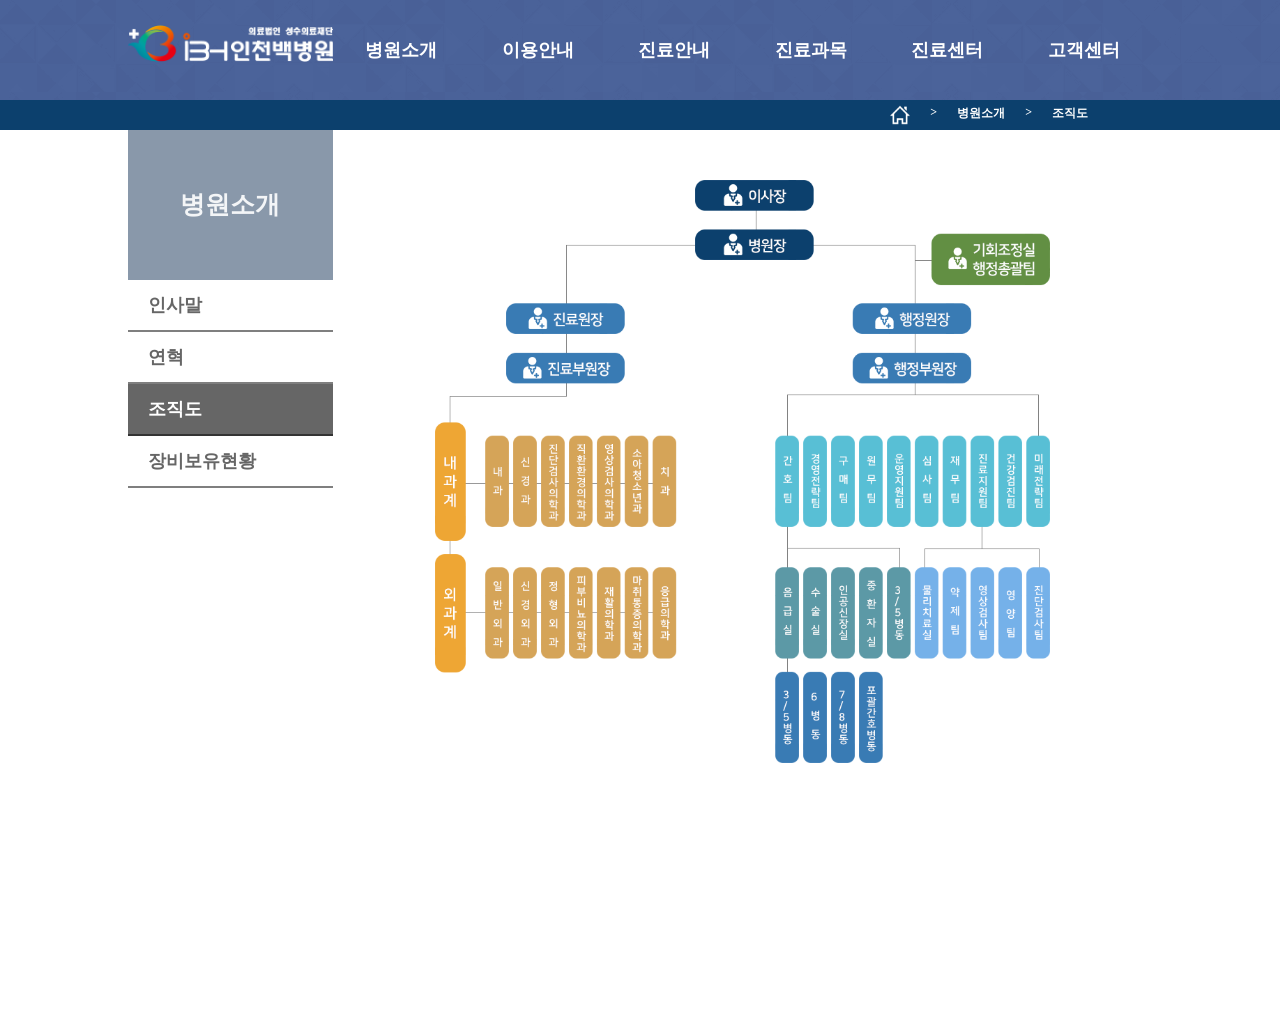
<file: portpolio/work2/sub2.html>
<!DOCTYPE html>
<html lang="ko">
<head>
	<meta charset="UTF-8">
	<title>병원소개</title>
	<link rel="stylesheet" href="css/default.css">
	<link rel="stylesheet" href="css/style2.css">
</head>
<body>
	<div id="wrap">
    <header class="header">
      <div>
      <h1 class="logo"><a href="index.html"><img src="image/logo1.png" alt="logo"></a></h1>
      <ul class="gnb">
        <li><a href="sub.html">병원소개</a>
              <ul class="sub">
                <li><a href="sub.html">인사말</a></li>
                <li><a href="sub1.html">연혁</a></li>
                <li><a href="sub2.html">조직도</a></li>
                <li><a href="sub3.html">장비보유현황</a></li>
              </ul>
        </li>
        <li><a href="#">이용안내</a>
              <ul class="sub">
                <li><a href="#">진료시간</a></li>
                <li><a href="#">오시는길</a></li>
                <li><a href="#">제증명발급</a></li>
                <li><a href="#">층별안내</a></li>
              </ul>             
        </li>
        <li><a href="#">진료안내</a>
              <ul class="sub">
                <li><a href="#">외래안내</a></li>
                <li><a href="#">입퇴원안내</a></li>
                <li><a href="#">응급진료안내</a></li>
                <li><a href="#">비급여항목안내</a></li>
              </ul>
        </li>
        <li><a href="#">진료과목</a>
              <ul class="sub">
                <li><a href="#">신경외과</a></li>
                <li><a href="#">신경과</a></li>
                <li><a href="#">정형외과</a></li>
                <li><a href="#">외과</a></li>
                <li><a href="#">내과</a></li>
                <li><a href="#">소아청소년과</a></li>
                <li><a href="#">영상의학과</a></li>
                <li><a href="#">마취통증의학과</a></li>
                <li><a href="#">진단검사의학과</a></li>
                <li><a href="#">피부/비뇨의학과</a></li>
                <li><a href="#">재활의학과</a></li>
                <li><a href="#">응급의학과</a></li>
                <li><a href="#">직업환경의학과</a></li>
              </ul>
        </li>
        <li><a href="#">진료센터</a>
              <ul class="sub">
                <li><a href="#">손저림센터</a></li>
                <li><a href="#">척추센터</a></li>
                <li><a href="#">관절센터</a></li>
                <li><a href="#">뇌졸증/중풍센터</a></li>
                <li><a href="#">어지럼(현훈)센터</a></li>
                <li><a href="#">화상센터</a></li>
                <li><a href="#">유방/갑상선센터</a></li>
                <li><a href="#">소화기센터</a></li>
                <li><a href="#">영유아센터</a></li>
                <li><a href="#">인공신장센터</a></li>
                <li><a href="#">재활센터</a></li>
                <li><a href="#">응급의료기관</a></li>
                <li><a href="#">건강검진센터</a></li>
              </ul>
        </li>
        <li><a href="#">고객센터</a>
              <ul class="sub">
                <li><a href="#">병원소식</a></li>
                <li><a href="#">병원갤러리</a></li>
                <li><a href="#">병원영상</a></li>
                <li><a href="#">온라인상담</a></li>
                <li><a href="#">고객의소리</a></li>
              </ul>
        </li> 
      </ul>
     </div>
    </header>
    <div class="headerbt">
        <div>
            <span class="imgpng" style="background:url(image/imgpng.png) no-repeat center/cover; width:20px; height:20px; display:block"></span>
            <span>&gt;</span>
            <span>병원소개</span>
            <span>&gt;</span>
            <span>조직도</span>
        </div>
    </div>
    <section class="subwrap">
    	<h2 class="hidden">subwrap</h2>
    	<div class="subHeader">
    	  <span>병원소개</span>
    	  <ul class="subGnb">
    	  	<li><a href="sub.html">인사말</a></li>
    	  	<li><a href="sub1.html">연혁</a></li>
    	  	<li style="background:#666;"><a href="sub2.html" style="color:#fff;">조직도</a></li>
    	  	<li><a href="sub3.html">장비보유현황</a></li>
    	  </ul>
    	</div>
    	<div class="jogic">
            <img src="image/jogic.png" alt="조직도 이미지">
        </div>
    </section>
</div>
<script src="js/jquery-3.5.0.js"></script>
<script src="js/script.js"></script>
</body>
</html>
</file>
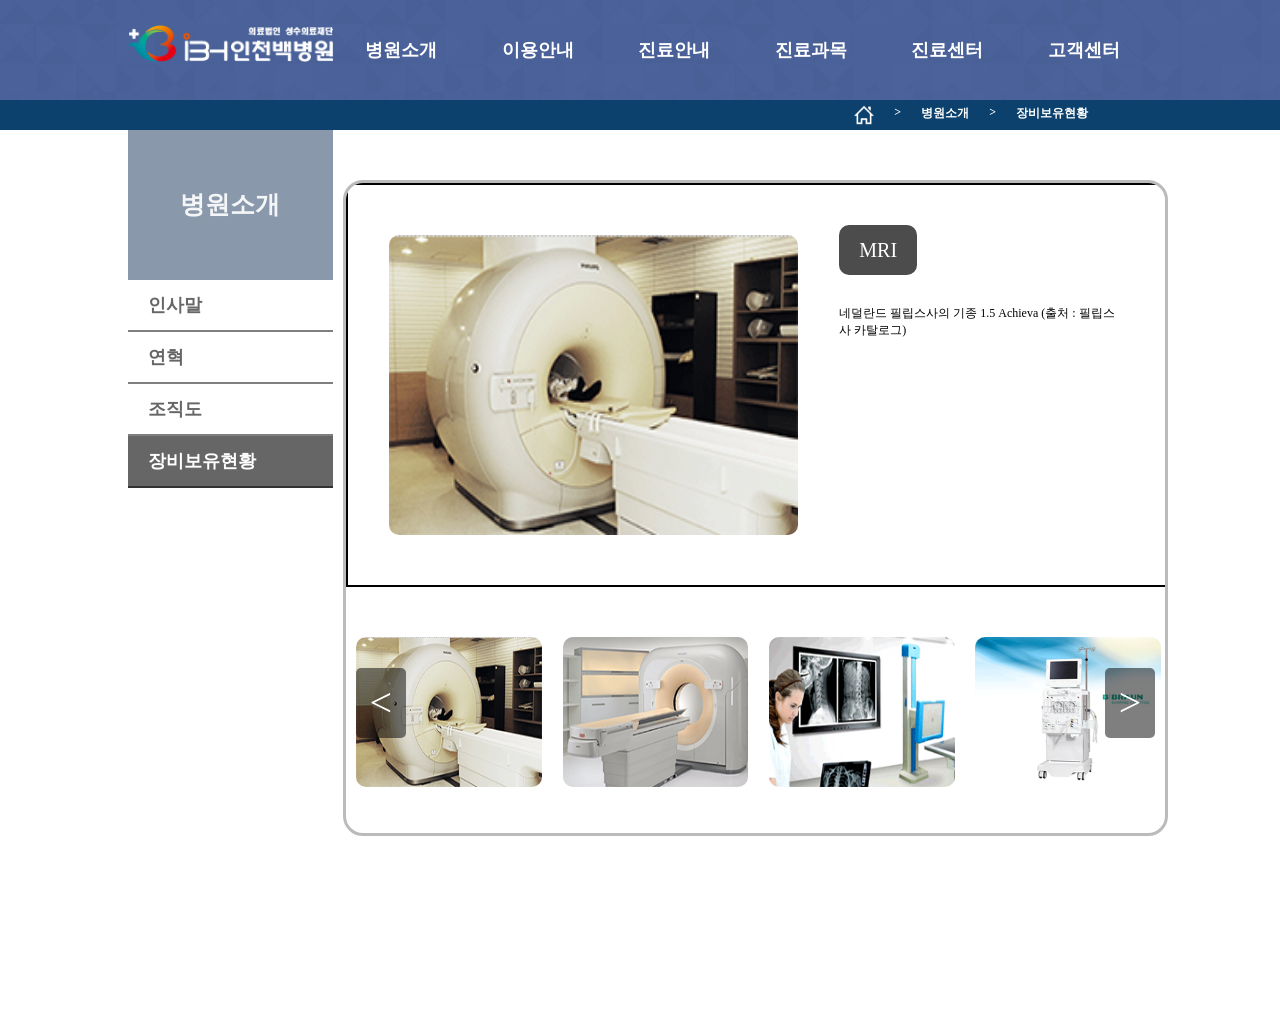
<file: portpolio/work2/sub3.html>
<!DOCTYPE html>
<html lang="ko">
<head>
	<meta charset="UTF-8">
	<title>병원소개</title>
	<link rel="stylesheet" href="css/default.css">
	<link rel="stylesheet" href="css/style2.css">
</head>
<body>
	<div id="wrap">
    <header class="header">
      <div>
      <h1 class="logo"><a href="index.html"><img src="image/logo1.png" alt="logo"></a></h1>
      <ul class="gnb">
        <li><a href="sub.html">병원소개</a>
              <ul class="sub">
                <li><a href="sub.html">인사말</a></li>
                <li><a href="sub1.html">연혁</a></li>
                <li><a href="sub2.html">조직도</a></li>
                <li><a href="sub3.html">장비보유현황</a></li>
              </ul>
        </li>
        <li><a href="#">이용안내</a>
              <ul class="sub">
                <li><a href="#">진료시간</a></li>
                <li><a href="#">오시는길</a></li>
                <li><a href="#">제증명발급</a></li>
                <li><a href="#">층별안내</a></li>
              </ul>             
        </li>
        <li><a href="#">진료안내</a>
              <ul class="sub">
                <li><a href="#">외래안내</a></li>
                <li><a href="#">입퇴원안내</a></li>
                <li><a href="#">응급진료안내</a></li>
                <li><a href="#">비급여항목안내</a></li>
              </ul>
        </li>
        <li><a href="#">진료과목</a>
              <ul class="sub">
                <li><a href="#">신경외과</a></li>
                <li><a href="#">신경과</a></li>
                <li><a href="#">정형외과</a></li>
                <li><a href="#">외과</a></li>
                <li><a href="#">내과</a></li>
                <li><a href="#">소아청소년과</a></li>
                <li><a href="#">영상의학과</a></li>
                <li><a href="#">마취통증의학과</a></li>
                <li><a href="#">진단검사의학과</a></li>
                <li><a href="#">피부/비뇨의학과</a></li>
                <li><a href="#">재활의학과</a></li>
                <li><a href="#">응급의학과</a></li>
                <li><a href="#">직업환경의학과</a></li>
              </ul>
        </li>
        <li><a href="#">진료센터</a>
              <ul class="sub">
                <li><a href="#">손저림센터</a></li>
                <li><a href="#">척추센터</a></li>
                <li><a href="#">관절센터</a></li>
                <li><a href="#">뇌졸증/중풍센터</a></li>
                <li><a href="#">어지럼(현훈)센터</a></li>
                <li><a href="#">화상센터</a></li>
                <li><a href="#">유방/갑상선센터</a></li>
                <li><a href="#">소화기센터</a></li>
                <li><a href="#">영유아센터</a></li>
                <li><a href="#">인공신장센터</a></li>
                <li><a href="#">재활센터</a></li>
                <li><a href="#">응급의료기관</a></li>
                <li><a href="#">건강검진센터</a></li>
              </ul>
        </li>
        <li><a href="#">고객센터</a>
              <ul class="sub">
                <li><a href="#">병원소식</a></li>
                <li><a href="#">병원갤러리</a></li>
                <li><a href="#">병원영상</a></li>
                <li><a href="#">온라인상담</a></li>
                <li><a href="#">고객의소리</a></li>
              </ul>
        </li> 
      </ul>
     </div>
    </header>
    <div class="headerbt">
        <div>
            <span class="imgpng" style="background:url(image/imgpng.png) no-repeat center/cover; width:20px; height:20px; display:block"></span>
            <span>&gt;</span>
            <span>병원소개</span>
            <span>&gt;</span>
            <span>장비보유현황</span>
        </div>
    </div>
    <section class="subwrap">
    	<h2 class="hidden">subwrap</h2>
    	<div class="subHeader">
    	  <span>병원소개</span>
    	  <ul class="subGnb">
    	  	<li><a href="sub.html">인사말</a></li>
    	  	<li><a href="sub1.html">연혁</a></li>
    	  	<li><a href="sub2.html">조직도</a></li>
    	  	<li style="background:#666;"><a href="sub3.html" style="color:#fff">장비보유현황</a></li>
    	  </ul>
    	</div>
    <div class="viewwrap">
        <div class="view">
          <div class="viewBox">
            <img src="image/itemimg1.png" alt="MRI">
            <span>MRI</span>
            <p>네덜란드 필립스사의 기종 1.5 Achieva (출처 : 필립스사 카탈로그)</p>
          </div>
          <span class="prev">&lt;</span>
          <span class="next">&gt;</span>
          <ul class="slideimg">
            <li>
                <img src="image/itemimg1.png" alt="MRI">
                <div class="nameBox">
                <span class="name">MRI</span>
                <span>|</span>
                <p>네덜란드 필립스사의 기종 1.5 Achieva (출처 : 필립스사 카탈로그)</p>
              </div>
            </li>
            <li>
                <img src="image/itemimg2.png" alt="CT">
                <div class="nameBox">
                <span class="name">CT</span>
                <span>|</span>
                <p>필립스사의 Ingenuity Core (출처 : 필립스사 카탈로그)</p>
              </div>
            </li>
            <li>
                <img src="image/itemimg3.png" alt="X-RAY(DR)">
                <div class="nameBox">
                <span class="name">X-RAY(DR)</span>
                <span>|</span>
                <p>천정형 듀얼 X-RAY(DR) (출처 : 듀성뷰 카탈로그)</p>
              </div>
            </li>
            <li>
                <img src="image/itemimg4.png" alt="B.BRAUN DIALOG + ON-LINE HDF">
                <div class="nameBox">
                <span class="name">B.BRAUN DIALOG + ON-LINE HDF</span>
                <span>|</span>
                <p>B.BRAUN DIALOG + ON-LINE HDF(투석기계)
독일 B.Braun사에서 개발된 투석기계인 DIALOG+에
On-line HDF 기능을 가능하게 만든 투석장비로
저 분자/중 분자 요독 물질의 높은 제거뿐 아니라 인체의
신장과 유사한 방법으로 고분자 물질을 제거할 수
있도록 설계되었으며, 기계에서 자체적으로 만들어지는
(On-line방식) 극 초 순수 투석 액은 투석 중
보액으로 인채에 주입되어 수분조절을 용이하게 할 뿐
아니라 혈압 관리에도 좋은 영향을 줍니다.</p>
  </div>
            </li>
            <li>
                <img src="image/itemimg5.png" alt="CORONYZER">
                <div class="nameBox">
                <span class="name">CORONYZER</span>
              </div>
            </li>
            <li>
                <img src="image/itemimg6.png" alt="TOSHIBA 초음파">
                <div class="nameBox">
                <span class="name">TOSHIBA 초음파</span>
                <span>|</span>
                <p>하이엔드(high-end)급 'Aplio 300'</p>
              </div>
            </li>
            <li>
                <img src="image/itemimg7.png" alt="이비인후과 진료장비">
                <div class="nameBox">
                <span class="name">이비인후과 진료장비</span>
                <span>|</span>
                <p>모델명 : CU-5000<br>
제조사 : 참메드</p>
  </div>
            </li>
            <li>
                <img src="image/itemimg8.png" alt="뇌혈류 초음파 진단기(TCD)">
                <div class="nameBox">
                <span class="name">뇌혈류 초음파 진단기(TCD)</span>
              </div>
            </li>
            <li>
                <img src="image/itemimg9.png" alt="체내쇄석기">
                <div class="nameBox">
                <span class="name">체내쇄석기 </span>
                <span>|</span>
                <p>모델명 : VIBROLITH<br>
(출처 : ELMED 카달로그)</p>
  </div>
            </li>
            <li>
                <img src="image/itemimg10.png" alt="ESWL 쇄석기">
                <div class="nameBox">
                <span class="name">ESWL 쇄석기</span>
                <span>|</span>
                <p>모델명 : ASADAL - M1(국내 최초 미국 FDA 승인 획득 기종)<br>
(출처 : GEMSS 메디칼)</p>
  </div>
            </li>
            <li>
                <img src="image/itemimg11.png" alt="어지럼증 영상안진검사기 장비">
                <div class="nameBox">
                <span class="name">어지럼증 영상안진검사기 장비</span>
                <span>|</span>
                <p>모델명 : EVM-3<br>
제조사 : 서울메디칼</p>
  </div>
            </li>
            <li>
                <img src="image/itemimg12.png" alt="맘모톰(MAMMOTOME) 장비">
                <div class="nameBox">
                <span class="name">맘모톰(MAMMOTOME) 장비</span>
                <span>|</span>
                <p>모델명 : Ethicon</p>
              </div>
            </li>
            <li>
                <img src="image/itemimg13.png" alt="뇌파검사장비">
                <div class="nameBox">
                <span class="name">뇌파검사장비</span>
                <span>|</span>
                <p>모델명 : EEG-1200J/K(32채널)<br>
제조사 : NIHON KOHDEN</p>
  </div>
            </li>
            <li>
                <img src="image/itemimg14.png" alt="뇌파검사장비">
                <div class="nameBox">
                <span class="name">뇌파검사장비</span>
                <span>|</span>
                <p>모델명 : MEB-9400K<br>
제조사 : NIHON KOHDEN</p>
  </div>
            </li>
            <li>
                <img src="image/itemimg15.png" alt="LOW TEMPERATURRE PLASMA STERILIZER (저온플라즈마멸균기)">
                <div class="nameBox">
                <span class="name">LOW TEMPERATURRE PLASMA STERILIZER (저온플라즈마멸균기)</span>
                <span>|</span>
                <p>모델명 : HTMS-80/80E<br>
제조사 : 휴먼메디테크</p>
  </div>
            </li>
            <li>
                <img src="image/itemimg16.png" alt="초음파">
                <div class="nameBox">
                <span class="name">초음파</span>
                <span>|</span>
                <p>모델명 : LOGIQ P6<br>
제조사 : GE사</p>
  </div>
            </li>
            <li>
                <img src="image/itemimg17.png" alt="X-RAY">
                <div class="nameBox">
                <span class="name">X-RAY</span>
                <span>|</span>
                <p>㈜DK메디칼 시스템사 INNOVISION DX</p>
              </div>
            </li>
            <li>
                <img src="image/itemimg18.png" alt="내시경 장비">
                <div class="nameBox">
                <span class="name">내시경 장비</span>
                <span>|</span>
                <p>PENTAX사 기종 EPK-i5000</p>
              </div>
            </li>
            <li>
                <img src="image/itemimg19.png" alt="BMD 장비">
                <div class="nameBox">
                <span class="name">BMD 장비</span>
                <span>|</span>
                <p>미국 HOLOGIC사 기종 Discovery Ci</p>
              </div>
            </li>
            <li>
                <img src="image/itemimg20.png" alt="휴버">
                <div class="nameBox">
                <span class="name">휴버</span>
              </div>
            </li>
            <li>
                <img src="image/itemimg21.png" alt="슈넬 포백 시스템">
                <div class="nameBox">
                <span class="name">슈넬 포백 시스템</span>
                <span>|</span>
                <p>슈넬사 검사기/익스텐서/로테이터/라텔날벤딩/플렉션</p>
              </div>
            </li>
            <li>
                <img src="image/itemimg22.png" alt="무중력감압치료기">
                <div class="nameBox">
                <span class="name">무중력감압치료기</span>
                <span>|</span>
                <p>BDS Spring MED</p>
              </div>
            </li>
            <li>
                <img src="image/itemimg23.png" alt="고주파자극기">
                <div class="nameBox">
                <span class="name">고주파자극기</span>
                <span>|</span>
                <p>성환이엔비 SH-312B</p>
              </div>
            </li>
            <li>
                <img src="image/itemimg24.png" alt="헬리코박터균 검사기">
                <div class="nameBox">
                <span class="name">헬리코박터균 검사기</span>
                <span>|</span>
                <p>HUBT-20</p>
              </div>
            </li>
            <li>
                <img src="image/itemimg25.png" alt="ESWT-체외충격파">
                <div class="nameBox">
                <span class="name">ESWT-체외충격파</span>
                <span>|</span>
                <p>ITC GEMINI Gun</p>
              </div>
            </li>
            <li>
                <img src="image/itemimg26.png" alt="초음파">
                <div class="nameBox">
                <span class="name">초음파</span>
                <span>|</span>
                <p>도시바 Aplio 300/필립스 HD11XE (출처 : 필립스 홈페이지)</p>
              </div>
            </li>
            <li>
                <img src="image/itemimg27.png" alt="C-ARM">
                <div class="nameBox">
                <span class="name">C-ARM</span>
                <span>|</span>
                <p>코메드사 MCA-650TA, KMC-950C, MCA-601 (출처 : 코메드사 홈페이지)</p>
              </div>
            </li>

          </ul>
        </div>
    </div>
    </section>
</div>
<script src="js/jquery-3.5.0.js"></script>
<script src="js/script.js"></script>
</body>
</html>
</file>
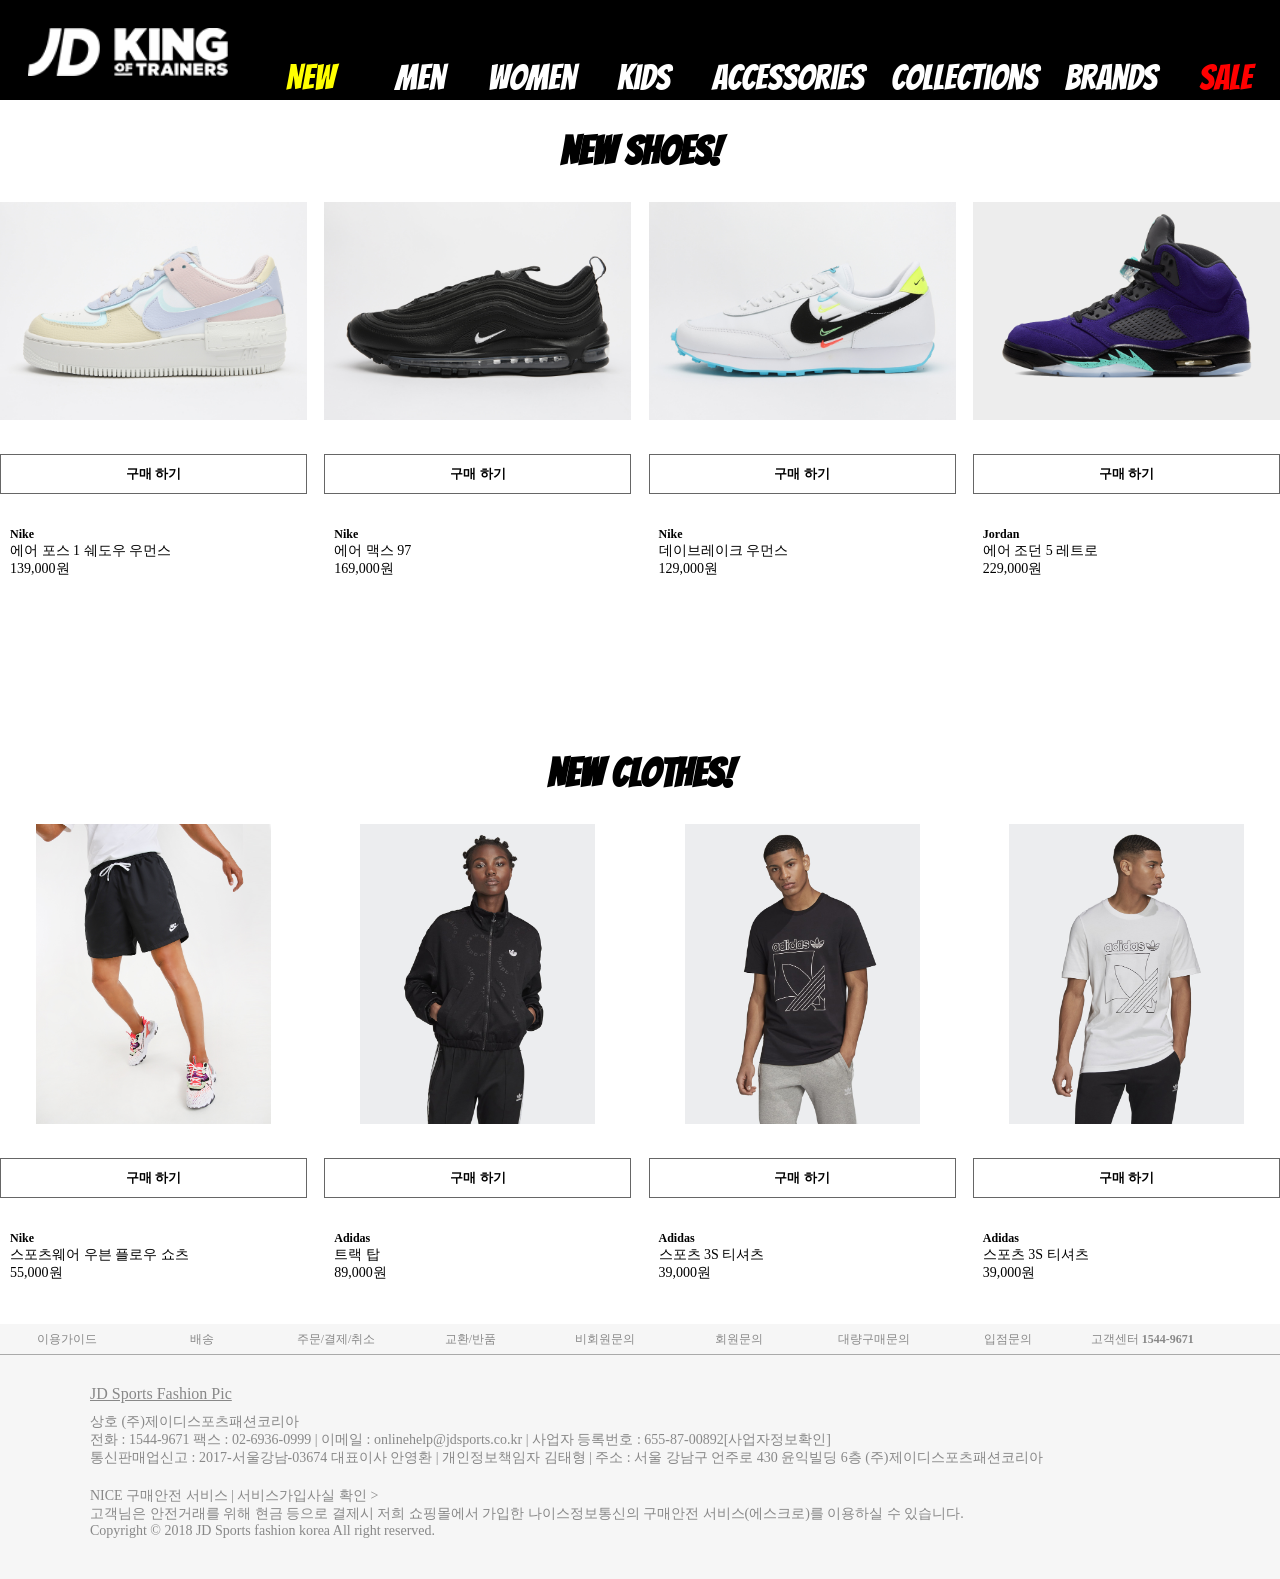
<file: portpolio/work3/sub.html>
<!DOCTYPE html>
<html lang="ko">
<head>
	<meta charset="UTF-8">
	<meta name="viewport" content="width=device-width, initial-scale=1.0">
	<title>JD new</title>
	<link rel="stylesheet" type="text/css" href="css/style2.css">
</head>
<body>
	<div id="wrap">
		<header class="header">
			<h1 class="logo">
				<a href="main.html">
					<img src="image/logo.png" alt="logo">
				</a>
			</h1>
			<nav>
				<ul class="gnb">
					<li>
						<a href="sub.html">New</a>
					</li>
					<li><a href="sub1.html">Men</a></li>
					<li>
						<a href="#">Women</a>
					</li>
					<li>
						<a href="#">Kids</a>
					</li>
					<li>
						<a href="#">Accessories</a>
					</li>
					<li>
						<a href="#">Collections</a>
					</li>
					<li>
						<a href="#">Brands</a>
					</li>
					<li>
						<a href="#">Sale</a>
					</li>
				</ul>
			</nav>
		</header>
		<div id="subWrap">
		  <section class="contents">
			<h2 class="hidden">contents</h2>
			<article class="subheader">
				<h2 class="hidden">subheader </h2>
				<span> 카테고리 </span>
				<ul class="categori">
					<li><a href="#">Men</a></li>
					<li><a href="#">Women</a></li>
					<li><a href="#">Kids</a></li>
				</ul>
				<hr>
				<form>
					<label>브랜드</label><br>
					<input type="checkbox" value="new balance"><label>New Balance</label><br>
					<input type="checkbox" value="adidas"><label>Adidas</label><br>
					<input type="checkbox" value="asics tiger"><label>Asics Tiger</label><br>
					<input type="checkbox" value="champion"><label>Champion</label><br>
					<input type="checkbox" value="converse"><label>Converse</label><br>
					<input type="checkbox" value="covernat"><label>Covernat</label><br>
					<input type="checkbox" value="crep protect"><label>Crep Protect</label><br>
					<input type="checkbox" value="discovery expedition"><label>Discovery Expedition</label><br>
					<input type="checkbox" value="eastpak"><label>Eastpak</label><br>
					<input type="checkbox" value="fila"><label>Fila</label><br>
					<input type="checkbox" value="fred perry"><label>Fred Perry</label><br>
					<input type="checkbox" value="jordan"><label>Jordan</label><br>
					<input type="checkbox" value="nike"><label>Nike</label>
				</form>
			</article>
			<article class="newItems">
				<h2>New Shoes!</h2>
				<div class="itemBox">
				  <div class="itemcover">
					<div class="item">
						<img src="image/item1.jpg"	alt="itemimage">
						<button type="button">구매 하기</button>
						<div class="itemnote">
							<span>Nike</span>
							<p>에어 포스 1 쉐도우 우먼스</p>
							<p>139,000원</p>
						</div>
					</div>
					<div class="item">
						<img src="image/item2.jpg"	alt="itemimage">
						<button type="button">구매 하기</button>
						<div class="itemnote">
							<span>Nike</span>
							<p>에어 맥스 97</p>
							<p>169,000원</p>
						</div>
					</div>
					<div class="item">
						<img src="image/item3.jpg"	alt="itemimage">
						<button type="button">구매 하기</button>
						<div class="itemnote">
							<span>Nike</span>
							<p>데이브레이크 우먼스</p>
							<p>129,000원</p>
						</div>
					</div>
					<div class="item">
						<img src="image/item4.jpg"	alt="itemimage">
						<button type="button">구매 하기</button>
						<div class="itemnote">
							<span>Jordan</span>
							<p>에어 조던 5 레트로</p>
							<p>229,000원</p>
						</div>
					</div>
                  </div>
				</div>
			</article>
			<article class="newItems1">
				<h2>New clothes!</h2>
				<div class="itemBox">
				  <div class="itemcover">
					<div class="c_item">
						<img src="image/c_item1.jpg"	alt="itemimage">
						<button type="button">구매 하기</button>
						<div class="itemnote">
							<span>Nike</span>
							<p>스포츠웨어 우븐 플로우 쇼츠</p>
							<p>55,000원</p>
						</div>
					</div>
					<div class="c_item">
						<img src="image/c_item2.jpg"	alt="itemimage">
						<button type="button">구매 하기</button>
						<div class="itemnote">
							<span>Adidas</span>
							<p>트랙 탑</p>
							<p>89,000원</p>
						</div>
					</div>
					<div class="c_item">
						<img src="image/c_item3.jpg"	alt="itemimage">
						<button type="button">구매 하기</button>
						<div class="itemnote">
							<span>Adidas</span>
							<p>스포츠 3S 티셔츠</p>
							<p>39,000원</p>
						</div>
					</div>
					<div class="c_item">
						<img src="image/c_item4.jpg"	alt="itemimage">
						<button type="button">구매 하기</button>
						<div class="itemnote">
							<span>Adidas</span>
							<p>스포츠 3S 티셔츠</p>
							<p>39,000원</p>
						</div>
					</div>
                  </div>
				</div>				
			</article>
		  </section>
	    </div>
		<footer class="footer">
			<ul class="f_menu">
				<li><a href="#">이용가이드</a></li>
				<li><a href="#">배송</a></li>
				<li><a href="#">주문/결제/취소</a></li>
				<li><a href="#">교환/반품</a></li>
				<li><a href="#">비회원문의</a></li>
				<li><a href="#">회원문의</a></li>
				<li><a href="#">대량구매문의</a></li>
				<li><a href="#">입점문의</a></li>
				<li>고객센터 <strong>1544-9671</strong></li>
			</ul>
			<div class="f_box">
				<a href="https://www.jdplc.com/">JD Sports Fashion Pic</a>
				<p>상호 (주)제이디스포츠패션코리아<br>
					전화 : 1544-9671 팩스 : 02-6936-0999 | 이메일 : onlinehelp@jdsports.co.kr | 사업자 등록번호 : 655-87-00892<a href="http://www.ftc.go.kr/bizCommPop.do?wrkr_no=6558700892&apv_perm_no">[사업자정보확인]</a><br>
				통신판매업신고 : 2017-서울강남-03674 대표이사 안영환 | 개인정보책임자 김태형 | 주소 : 서울 강남구 언주로 430 윤익빌딩 6층 (주)제이디스포츠패션코리아</p>
				<p>NICE 구매안전 서비스 | <a href="https://npg.nicepay.co.kr/issue/issueEscrow.do?Mid=jdsports5m&CoNo=6558700892">서비스가입사실 확인 &gt;</a><br>
					고객님은 안전거래를 위해 현금 등으로 결제시 저희 쇼핑몰에서 가입한 나이스정보통신의 구매안전 서비스(에스크로)를 이용하실 수 있습니다.<br>
				Copyright &copy; 2018 JD Sports fashion korea All right reserved.</p>
			</div>
		</footer>
		<a href="#" class="topmove">Top</a>
	</div>
	<div class="shoesModal">
	  <div class="itemModal">
		<div class="m_itemimg">
			<ul>
				<li><img src="image/item1.jpg" alt="itemimage"></li>
				<li><img src="image/item1_1.jpg" alt="itemimage"></li>
				<li><img src="image/item1_2.jpg" alt="itemimage"></li>
				<li><img src="image/item1_3.jpg" alt="itemimage"></li>
				<li><img src="image/item1_4.jpg" alt="itemimage"></li>
				<li><img src="image/item1_5.jpg" alt="itemimage"></li>
				<li><img src="image/item1_6.jpg" alt="itemimage"></li>
			</ul>
		</div>
		<div class="m_itemimgshow">
			<ul>
				<li><img src="image/item1.jpg" alt="itemimage"></li>
				<li><img src="image/item1_1.jpg" alt="itemimage"></li>
				<li><img src="image/item1_2.jpg" alt="itemimage"></li>
				<li><img src="image/item1_3.jpg" alt="itemimage"></li>
				<li><img src="image/item1_4.jpg" alt="itemimage"></li>
				<li><img src="image/item1_5.jpg" alt="itemimage"></li>
				<li><img src="image/item1_6.jpg" alt="itemimage"></li>
			</ul>
		</div>
		<div class="m_note">
			<h3>Air Force 1 Shadow Womens</h3>
			<h4>에어 포스 1 쉐도우 우먼스</h4>
			<table>
				<tr><td>판매가</td><td>139,000원</td></tr>
				<tr><td>신규회원가</td><td>132,050원</td></tr>
				<tr><td>카드혜택</td><td>최대 12개월 무이자</td></tr>
				<tr><td>JD스코어적립</td><td>1%(1,390 스코어)</td></tr>
				<tr><td>배송비</td><td>30,000원 이상 무료배송</td></tr>
			</table>
			<button class="basket">장바구니</button><button class="buy">구매</button>
		</div>
	  </div>
	  <div class="itemModal">
		<div class="m_itemimg">
			<ul>
				<li><img src="image/item2.jpg" alt="itemimage"></li>
				<li><img src="image/item2_1.jpg" alt="itemimage"></li>
				<li><img src="image/item2_2.jpg" alt="itemimage"></li>
				<li><img src="image/item2_3.jpg" alt="itemimage"></li>
				<li><img src="image/item2_4.jpg" alt="itemimage"></li>
				<li><img src="image/item2_5.jpg" alt="itemimage"></li>
			</ul>
		</div>
		<div class="m_itemimgshow">
			<ul>
				<li><img src="image/item2.jpg" alt="itemimage"></li>
				<li><img src="image/item2_1.jpg" alt="itemimage"></li>
				<li><img src="image/item2_2.jpg" alt="itemimage"></li>
				<li><img src="image/item2_3.jpg" alt="itemimage"></li>
				<li><img src="image/item2_4.jpg" alt="itemimage"></li>
				<li><img src="image/item2_5.jpg" alt="itemimage"></li>
			</ul>
		</div>
		<div class="m_note">
			<h3>Air Max 97</h3>
			<h4>에어 맥스 97 (1인 1상품 구매상품)</h4>
			<table>
				<tr><td>소비자가</td><td>199,000원</td></tr>
				<tr><td>할인가</td><td>169,000원</td></tr>
				<tr><td>카드혜택</td><td>최대 12개월 무이자</td></tr>
				<tr><td>JD스코어적립</td><td>1%(1,690 스코어)</td></tr>
				<tr><td>배송비</td><td>30,000원 이상 무료배송</td></tr>
			</table>
			<button class="basket">장바구니</button><button class="buy">구매</button>
		</div>
	  </div>
	  <div class="itemModal">
		<div class="m_itemimg">
			<ul>
				<li><img src="image/item3.jpg" alt="itemimage"></li>
				<li><img src="image/item3_1.jpg" alt="itemimage"></li>
				<li><img src="image/item3_2.jpg" alt="itemimage"></li>
				<li><img src="image/item3_3.jpg" alt="itemimage"></li>
				<li><img src="image/item3_4.jpg" alt="itemimage"></li>
				<li><img src="image/item3_5.jpg" alt="itemimage"></li>
				<li><img src="image/item3_6.jpg" alt="itemimage"></li>
				<li><img src="image/item3_7.jpg" alt="itemimage"></li>
			</ul>
		</div>
		<div class="m_itemimgshow">
			<ul>
				<li><img src="image/item3.jpg" alt="itemimage"></li>
				<li><img src="image/item3_1.jpg" alt="itemimage"></li>
				<li><img src="image/item3_2.jpg" alt="itemimage"></li>
				<li><img src="image/item3_3.jpg" alt="itemimage"></li>
				<li><img src="image/item3_4.jpg" alt="itemimage"></li>
				<li><img src="image/item3_5.jpg" alt="itemimage"></li>
				<li><img src="image/item3_6.jpg" alt="itemimage"></li>
				<li><img src="image/item3_7.jpg" alt="itemimage"></li>
			</ul>
		</div>
		<div class="m_note">
			<h3>Daybreak Womens</h3>
			<h4>데이브레이크 우먼스</h4>
			<table>
				<tr><td>판매가</td><td>129,000원</td></tr>
				<tr><td>카드혜택</td><td>최대 12개월 무이자</td></tr>
				<tr><td>JD스코어적립</td><td>1%(1,290 스코어)</td></tr>
				<tr><td>배송비</td><td>30,000원 이상 무료배송</td></tr>
			</table>
			<button class="basket">장바구니</button><button class="buy">구매</button>
		</div>
	  </div>
	  <div class="itemModal">
		<div class="m_itemimg">
			<ul>
				<li><img src="image/item4.jpg" alt="itemimage"></li>
				<li><img src="image/item4_1.jpg" alt="itemimage"></li>
				<li><img src="image/item4_2.jpg" alt="itemimage"></li>
				<li><img src="image/item4_3.jpg" alt="itemimage"></li>
				<li><img src="image/item4_4.jpg" alt="itemimage"></li>
				<li><img src="image/item4_5.jpg" alt="itemimage"></li>
				<li><img src="image/item4_6.jpg" alt="itemimage"></li>
				<li><img src="image/item4_7.jpg" alt="itemimage"></li>
			</ul>
		</div>
		<div class="m_itemimgshow">
			<ul>
				<li><img src="image/item4.jpg" alt="itemimage"></li>
				<li><img src="image/item4_1.jpg" alt="itemimage"></li>
				<li><img src="image/item4_2.jpg" alt="itemimage"></li>
				<li><img src="image/item4_3.jpg" alt="itemimage"></li>
				<li><img src="image/item4_4.jpg" alt="itemimage"></li>
				<li><img src="image/item4_5.jpg" alt="itemimage"></li>
				<li><img src="image/item4_6.jpg" alt="itemimage"></li>
				<li><img src="image/item4_7.jpg" alt="itemimage"></li>
			</ul>
		</div>
		<div class="m_note">
			<h3>Air Jordan 5 Retro</h3>
			<h4>에어 조던 5 레트로</h4>
			<table>
				<tr><td>판매가</td><td>229,000원</td></tr>
				<tr><td>신규회원가</td><td>217,550원</td></tr>
				<tr><td>카드혜택</td><td>최대 12개월 무이자</td></tr>
				<tr><td>JD스코어적립</td><td>1%(2,290 스코어)</td></tr>
				<tr><td>배송비</td><td>30,000원 이상 무료배송</td></tr>
			</table>
			<button class="basket">장바구니</button><button class="buy">구매</button>
		</div>
	  </div>
	  <button type="button">X Close</button>	  
    </div>
	<div class="clothesModal">
	  <div class="itemModal">
		<div class="m_itemimg">
			<ul>
				<li><img src="image/c_item1.jpg" alt="itemimage"></li>
				<li><img src="image/c_item1_1.jpg" alt="itemimage"></li>
				<li><img src="image/c_item1_2.jpg" alt="itemimage"></li>
				<li><img src="image/c_item1_3.jpg" alt="itemimage"></li>
				<li><img src="image/c_item1_4.jpg" alt="itemimage"></li>
				<li><img src="image/c_item1_5.jpg" alt="itemimage"></li>
			</ul>
		</div>
		<div class="m_itemimgshow">
			<ul>
				<li><img src="image/c_item1.jpg" alt="itemimage"></li>
				<li><img src="image/c_item1_1.jpg" alt="itemimage"></li>
				<li><img src="image/c_item1_2.jpg" alt="itemimage"></li>
				<li><img src="image/c_item1_3.jpg" alt="itemimage"></li>
				<li><img src="image/c_item1_4.jpg" alt="itemimage"></li>
				<li><img src="image/c_item1_5.jpg" alt="itemimage"></li>
			</ul>
		</div>
		<div class="m_note">
			<h3>Sports 3S Tee</h3>
			<h4>스포츠 3S 티셔츠</h4>
			<table>
				<tr><td>판매가</td><td>39,000원</td></tr>
				<tr><td>신규회원가</td><td>37,050원</td></tr>
				<tr><td>카드혜택</td><td>최대 12개월 무이자</td></tr>
				<tr><td>JD스코어적립</td><td>1%(390 스코어)</td></tr>
				<tr><td>배송비</td><td>30,000원 이상 무료배송</td></tr>
			</table>
			<button class="basket">장바구니</button><button class="buy">구매</button>
		</div>
	  </div>
	  <div class="itemModal">
		<div class="m_itemimg">
			<ul>
				<li><img src="image/c_item2.jpg" alt="itemimage"></li>
				<li><img src="image/c_item2_1.jpg" alt="itemimage"></li>
				<li><img src="image/c_item2_2.jpg" alt="itemimage"></li>
				<li><img src="image/c_item2_3.jpg" alt="itemimage"></li>
				<li><img src="image/c_item2_4.jpg" alt="itemimage"></li>
			</ul>
		</div>
		<div class="m_itemimgshow">
			<ul>
				<li><img src="image/c_item2.jpg" alt="itemimage"></li>
				<li><img src="image/c_item2_1.jpg" alt="itemimage"></li>
				<li><img src="image/c_item2_2.jpg" alt="itemimage"></li>
				<li><img src="image/c_item2_3.jpg" alt="itemimage"></li>
				<li><img src="image/c_item2_4.jpg" alt="itemimage"></li>
			</ul>
		</div>
		<div class="m_note">
			<h3>Track Top</h3>
			<h4>트랙 탑</h4>
			<table>
				<tr><td>판매가</td><td>89,000원</td></tr>
				<tr><td>신규회원가</td><td>84,550원</td></tr>
				<tr><td>카드혜택</td><td>최대 12개월 무이자</td></tr>
				<tr><td>JD스코어적립</td><td>1%(890 스코어)</td></tr>
				<tr><td>배송비</td><td>30,000원 이상 무료배송</td></tr>
			</table>
			<button class="basket">장바구니</button><button class="buy">구매</button>
		</div>
	  </div>
	  <div class="itemModal">
		<div class="m_itemimg">
			<ul>
				<li><img src="image/c_item3.jpg" alt="itemimage"></li>
				<li><img src="image/c_item3_1.jpg" alt="itemimage"></li>
				<li><img src="image/c_item3_2.jpg" alt="itemimage"></li>
				<li><img src="image/c_item3_3.jpg" alt="itemimage"></li>
			</ul>
		</div>
		<div class="m_itemimgshow">
			<ul>
				<li><img src="image/c_item3.jpg" alt="itemimage"></li>
				<li><img src="image/c_item3_1.jpg" alt="itemimage"></li>
				<li><img src="image/c_item3_2.jpg" alt="itemimage"></li>
				<li><img src="image/c_item3_3.jpg" alt="itemimage"></li>
			</ul>
		</div>
		<div class="m_note">
			<h3>Sports 3S Tee</h3>
			<h4>스포츠 3S 티셔츠</h4>
			<table>
				<tr><td>판매가</td><td>39,000원</td></tr>
				<tr><td>신규회원가</td><td>37,050원</td></tr>
				<tr><td>카드혜택</td><td>최대 12개월 무이자</td></tr>
				<tr><td>JD스코어적립</td><td>1%(390 스코어)</td></tr>
				<tr><td>배송비</td><td>30,000원 이상 무료배송</td></tr>
			</table>
			<button class="basket">장바구니</button><button class="buy">구매</button>
		</div>
	  </div>
	  <div class="itemModal">
		<div class="m_itemimg">
			<ul>
				<li><img src="image/c_item4.jpg" alt="itemimage"></li>
				<li><img src="image/c_item4_1.jpg" alt="itemimage"></li>
				<li><img src="image/c_item4_2.jpg" alt="itemimage"></li>
			</ul>
		</div>
		<div class="m_itemimgshow">
			<ul>
				<li><img src="image/c_item4.jpg" alt="itemimage"></li>
				<li><img src="image/c_item4_1.jpg" alt="itemimage"></li>
				<li><img src="image/c_item4_2.jpg" alt="itemimage"></li>
			</ul>
		</div>
		<div class="m_note">
			<h3>Sports 3S Tee</h3>
			<h4>스포츠 3S 티셔츠</h4>
			<table>
				<tr><td>판매가</td><td>39,000원</td></tr>
				<tr><td>신규회원가</td><td>37,050원</td></tr>
				<tr><td>카드혜택</td><td>최대 12개월 무이자</td></tr>
				<tr><td>JD스코어적립</td><td>1%(390 스코어)</td></tr>
				<tr><td>배송비</td><td>30,000원 이상 무료배송</td></tr>
			</table>
			<button class="basket">장바구니</button><button class="buy">구매</button>
		</div>
	  </div>
	  <button type="button">X Close</button>	  
    </div>   
	<script src="js/jquery-3.5.0.js"></script>
	<script src="js/script.js"></script>
</body>
</html>
</file>
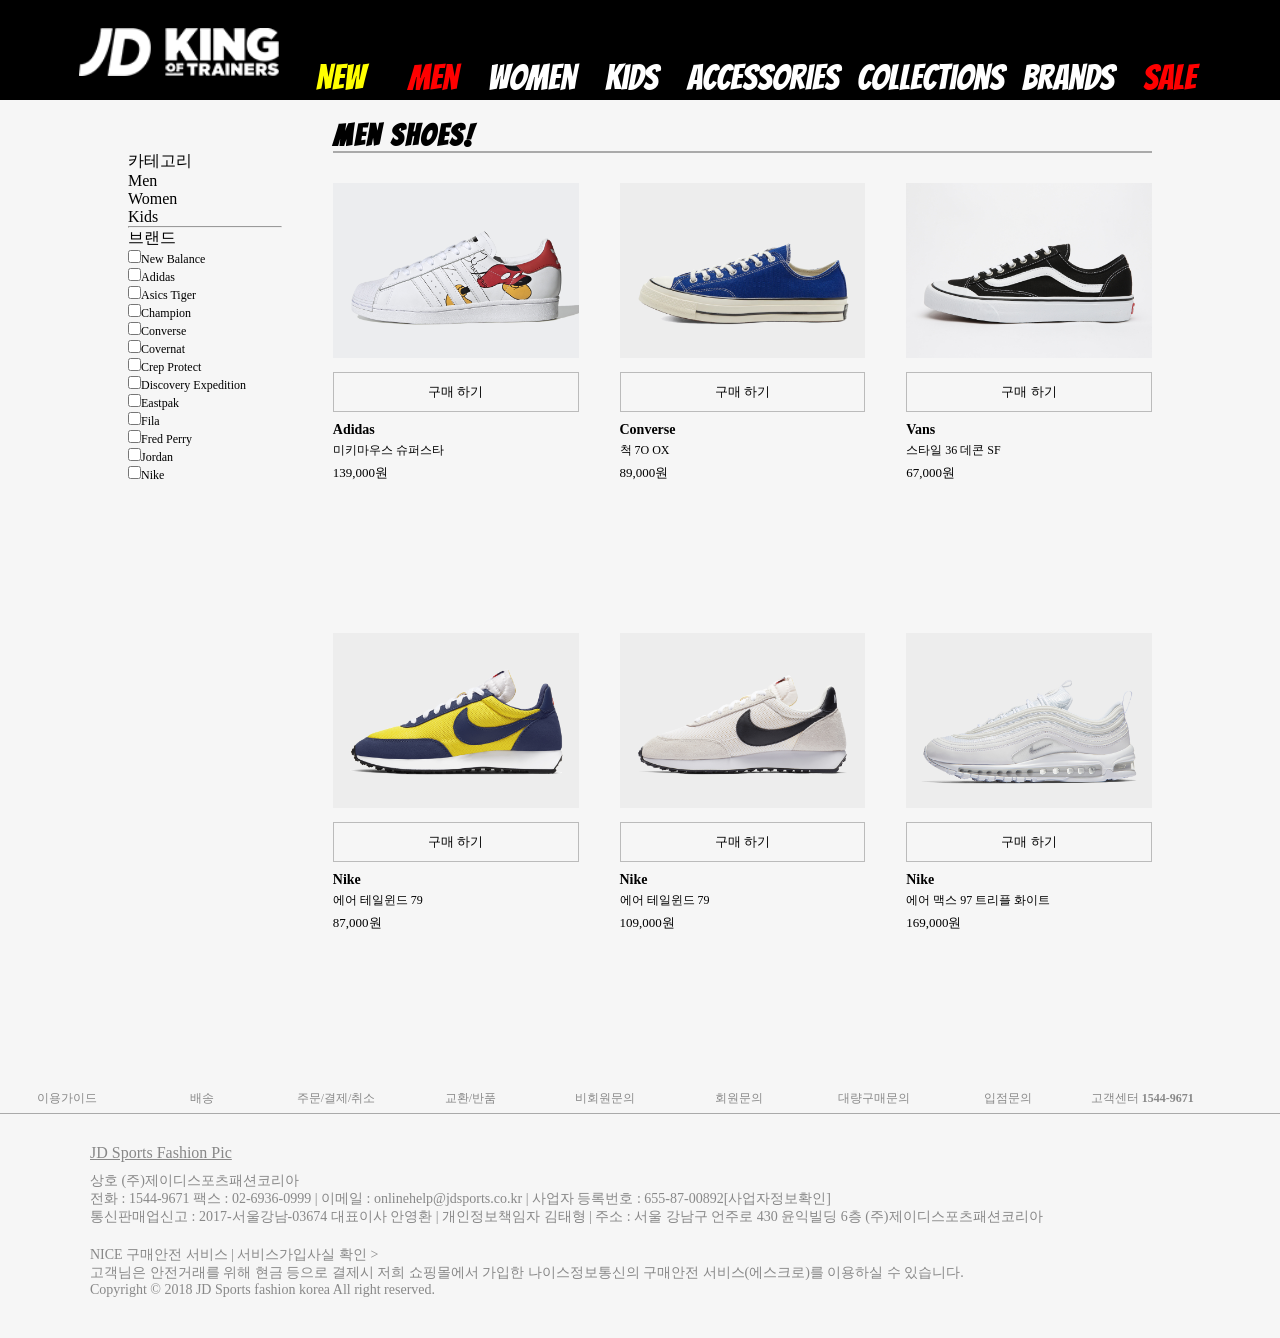
<file: portpolio/work3/sub1.html>
<!DOCTYPE html>
<html lang="ko">
<head>
	<meta charset="UTF-8">
	<meta name="viewport" content="width=device-width, initial-scale=1.0">
	<title>JD Men</title>
	<link rel="stylesheet" type="text/css" href="css/style3.css">
</head>
<body>
	<div id="wrap">
		<header class="header">
			<h1 class="logo">
				<a href="main.html">
					<img src="image/logo.png" alt="logo">
				</a>
			</h1>
			<nav>
				<ul class="gnb">
					<li>
						<a href="sub.html">New</a>
					</li>
					<li><a href="sub1.html" style="color:#f00">Men</a></li>
					<li>
						<a href="#">Women</a>
					</li>
					<li>
						<a href="#">Kids</a>
					</li>
					<li>
						<a href="#">Accessories</a>
					</li>
					<li>
						<a href="#">Collections</a>
					</li>
					<li>
						<a href="#">Brands</a>
					</li>
					<li>
						<a href="#">Sale</a>
					</li>
				</ul>
			</nav>
		</header>
		<div id="subWrap">
		  <section class="contents">
			<h2 class="hidden">contents</h2>
			<article class="subheader">
				<h2 class="hidden">subheader </h2>
				<span> 카테고리 </span>
				<ul class="categori">
					<li><a href="sub1.html">Men</a></li>
					<li><a href="#">Women</a></li>
					<li><a href="#">Kids</a></li>
				</ul>
				<hr>
				<form>
					<label>브랜드</label><br>
					<input type="checkbox" value="new balance"><label>New Balance</label><br>
					<input type="checkbox" value="adidas"><label>Adidas</label><br>
					<input type="checkbox" value="asics tiger"><label>Asics Tiger</label><br>
					<input type="checkbox" value="champion"><label>Champion</label><br>
					<input type="checkbox" value="converse"><label>Converse</label><br>
					<input type="checkbox" value="covernat"><label>Covernat</label><br>
					<input type="checkbox" value="crep protect"><label>Crep Protect</label><br>
					<input type="checkbox" value="discovery expedition"><label>Discovery Expedition</label><br>
					<input type="checkbox" value="eastpak"><label>Eastpak</label><br>
					<input type="checkbox" value="fila"><label>Fila</label><br>
					<input type="checkbox" value="fred perry"><label>Fred Perry</label><br>
					<input type="checkbox" value="jordan"><label>Jordan</label><br>
					<input type="checkbox" value="nike"><label>Nike</label>
				</form>
			</article>
			<article class="subContents">
				<h2>Men Shoes!</h2>
				<div class="shoesBox">
				  <div class="s_item">
				  	<img src="image/men/shoes1_0.jpg" alt="shoes1image">
				  	<button type="button">구매 하기</button>
				  	<div class="noteBox">
				  		<span class="brand">Adidas</span>
				  		<span class="shoesname">미키마우스 슈퍼스타</span>
				  		<span class="money">139,000원</span>
				  	</div>
				  </div>				
				  <div class="s_item">
				  	<img src="image/men/shoes2_0.jpg" alt="shoes2image">
				  	<button type="button">구매 하기</button>
				  	<div class="noteBox">
				  		<span class="brand">Converse</span>
				  		<span class="shoesname">척 7O OX</span>
				  		<span class="money">89,000원</span>
				  	</div>
				  </div>
				  <div class="s_item">
				  	<img src="image/men/shoes3_0.jpg" alt="shoes3image">
				  	<button type="button">구매 하기</button>
				  	<div class="noteBox">
				  		<span class="brand">Vans</span>
				  		<span class="shoesname">스타일 36 데콘 SF</span>
				  		<span class="money">67,000원</span>
				  	</div>
				  </div>
				  <div class="s_item">
				  	<img src="image/men/shoes4_0.jpg" alt="shoes4image">
				  	<button type="button">구매 하기</button>
				  	<div class="noteBox">
				  		<span class="brand">Nike</span>
				  		<span class="shoesname">에어 테일윈드 79</span>
				  		<span class="money">87,000원</span>
				  	</div>
				  </div>
				  <div class="s_item">
				  	<img src="image/men/shoes5_0.jpg" alt="shoes5image">
				  	<button type="button">구매 하기</button>
				  	<div class="noteBox">
				  		<span class="brand">Nike</span>
				  		<span class="shoesname">에어 테일윈드 79</span>
				  		<span class="money">109,000원</span>
				  	</div>
				  </div>
				  <div class="s_item">
				  	<img src="image/men/shoes6_0.jpg" alt="shoes6image">
				  	<button type="button">구매 하기</button>
				  	<div class="noteBox">
				  		<span class="brand">Nike</span>
				  		<span class="shoesname">에어 맥스 97 트리플 화이트</span>
				  		<span class="money">169,000원</span>
				  	</div>
				  </div>
				</div>
				
			</article>
		  </section>
	    </div>
		<footer class="footer">
			<ul class="f_menu">
				<li><a href="#">이용가이드</a></li>
				<li><a href="#">배송</a></li>
				<li><a href="#">주문/결제/취소</a></li>
				<li><a href="#">교환/반품</a></li>
				<li><a href="#">비회원문의</a></li>
				<li><a href="#">회원문의</a></li>
				<li><a href="#">대량구매문의</a></li>
				<li><a href="#">입점문의</a></li>
				<li>고객센터 <strong>1544-9671</strong></li>
			</ul>
			<div class="f_box">
				<a href="https://www.jdplc.com/">JD Sports Fashion Pic</a>
				<p>상호 (주)제이디스포츠패션코리아<br>
					전화 : 1544-9671 팩스 : 02-6936-0999 | 이메일 : onlinehelp@jdsports.co.kr | 사업자 등록번호 : 655-87-00892<a href="http://www.ftc.go.kr/bizCommPop.do?wrkr_no=6558700892&apv_perm_no">[사업자정보확인]</a><br>
				통신판매업신고 : 2017-서울강남-03674 대표이사 안영환 | 개인정보책임자 김태형 | 주소 : 서울 강남구 언주로 430 윤익빌딩 6층 (주)제이디스포츠패션코리아</p>
				<p>NICE 구매안전 서비스 | <a href="https://npg.nicepay.co.kr/issue/issueEscrow.do?Mid=jdsports5m&CoNo=6558700892">서비스가입사실 확인 &gt;</a><br>
					고객님은 안전거래를 위해 현금 등으로 결제시 저희 쇼핑몰에서 가입한 나이스정보통신의 구매안전 서비스(에스크로)를 이용하실 수 있습니다.<br>
				Copyright &copy; 2018 JD Sports fashion korea All right reserved.</p>
			</div>
		</footer>
		<a href="#" class="topmove">Top</a>
	</div>
	<div class="s_modal">
	  <div class="s_modalBox">
		<div class="s_modal_image">
			<ul class="viewimg">
				<li><img src="image/men/shoes1_0.jpg" alt="shoesimage"></li>
				<li><img src="image/men/shoes1_1.jpg" alt="shoesimage"></li>
				<li><img src="image/men/shoes1_2.jpg" alt="shoesimage"></li>
				<li><img src="image/men/shoes1_3.jpg" alt="shoesimage"></li>
				<li><img src="image/men/shoes1_4.jpg" alt="shoesimage"></li>
				<li><img src="image/men/shoes1_5.jpg" alt="shoesimage"></li>
			</ul>
			<ul class="choiceimg">
				<li><img src="image/men/shoes1_0.jpg" alt="shoesimage"></li>
				<li><img src="image/men/shoes1_1.jpg" alt="shoesimage"></li>
				<li><img src="image/men/shoes1_2.jpg" alt="shoesimage"></li>
				<li><img src="image/men/shoes1_3.jpg" alt="shoesimage"></li>
				<li><img src="image/men/shoes1_4.jpg" alt="shoesimage"></li>
				<li><img src="image/men/shoes1_5.jpg" alt="shoesimage"></li>
			</ul>
		</div>
		<div class="s_modal_note">
			<span class="modalBrand">Adidas</span>
			<span class="modalName">미키마우스 슈퍼스타</span>
			<span class="modalMoney">139,000원</span>
			<button type="button" class="basket">
				장바구니
			</button>
			<button type="button" class="buy">구매</button>
			<span class="close">X Close</span>
		</div>
	  </div>
	  <div class="s_modalBox">
		<div class="s_modal_image">
			<ul class="viewimg">
				<li><img src="image/men/shoes2_0.jpg" alt="shoesimage"></li>
				<li><img src="image/men/shoes2_1.jpg" alt="shoesimage"></li>
				<li><img src="image/men/shoes2_2.jpg" alt="shoesimage"></li>
			</ul>
			<ul class="choiceimg">
				<li><img src="image/men/shoes2_0.jpg" alt="shoesimage"></li>
				<li><img src="image/men/shoes2_1.jpg" alt="shoesimage"></li>
				<li><img src="image/men/shoes2_2.jpg" alt="shoesimage"></li>
			</ul>
		</div>
		<div class="s_modal_note">
			<span class="modalBrand">Converse</span>
			<span class="modalName">척 7O OX</span>
			<span class="modalMoney">89,000원</span>
			<button type="button" class="basket">
				장바구니
			</button>
			<button type="button" class="buy">구매</button>
			<span class="close">X Close</span>
		</div>
	  </div>
	  <div class="s_modalBox">
		<div class="s_modal_image">
			<ul class="viewimg">
				<li><img src="image/men/shoes3_0.jpg" alt="shoesimage"></li>
				<li><img src="image/men/shoes3_1.jpg" alt="shoesimage"></li>
				<li><img src="image/men/shoes3_2.jpg" alt="shoesimage"></li>
				<li><img src="image/men/shoes3_3.jpg" alt="shoesimage"></li>
				<li><img src="image/men/shoes3_4.jpg" alt="shoesimage"></li>
			</ul>
			<ul class="choiceimg">
				<li><img src="image/men/shoes3_0.jpg" alt="shoesimage"></li>
				<li><img src="image/men/shoes3_1.jpg" alt="shoesimage"></li>
				<li><img src="image/men/shoes3_2.jpg" alt="shoesimage"></li>
				<li><img src="image/men/shoes3_3.jpg" alt="shoesimage"></li>
				<li><img src="image/men/shoes3_4.jpg" alt="shoesimage"></li>
			</ul>
		</div>
		<div class="s_modal_note">
			<span class="modalBrand">Vans</span>
			<span class="modalName">스타일 36 데콘 SF</span>
			<span class="modalMoney">67,000원</span>
			<button type="button" class="basket">
				장바구니
			</button>
			<button type="button" class="buy">구매</button>
			<span class="close">X Close</span>
		</div>
	  </div>
	  <div class="s_modalBox">
		<div class="s_modal_image">
			<ul class="viewimg">
				<li><img src="image/men/shoes4_0.jpg" alt="shoesimage"></li>
				<li><img src="image/men/shoes4_1.jpg" alt="shoesimage"></li>
				<li><img src="image/men/shoes4_2.jpg" alt="shoesimage"></li>
				<li><img src="image/men/shoes4_3.jpg" alt="shoesimage"></li>
				<li><img src="image/men/shoes4_4.jpg" alt="shoesimage"></li>
				<li><img src="image/men/shoes4_5.jpg" alt="shoesimage"></li>
				<li><img src="image/men/shoes4_6.jpg" alt="shoesimage"></li>
			</ul>
			<ul class="choiceimg">
				<li><img src="image/men/shoes4_0.jpg" alt="shoesimage"></li>
				<li><img src="image/men/shoes4_1.jpg" alt="shoesimage"></li>
				<li><img src="image/men/shoes4_2.jpg" alt="shoesimage"></li>
				<li><img src="image/men/shoes4_3.jpg" alt="shoesimage"></li>
				<li><img src="image/men/shoes4_4.jpg" alt="shoesimage"></li>
				<li><img src="image/men/shoes4_5.jpg" alt="shoesimage"></li>
				<li><img src="image/men/shoes4_6.jpg" alt="shoesimage"></li>
			</ul>
		</div>
		<div class="s_modal_note">
			<span class="modalBrand">Nike</span>
			<span class="modalName">에어 테일윈드 79</span>
			<span class="modalMoney">87,000원</span>
			<button type="button" class="basket">
				장바구니
			</button>
			<button type="button" class="buy">구매</button>
			<span class="close">X Close</span>
		</div>
	  </div>
	  <div class="s_modalBox">
		<div class="s_modal_image">
			<ul class="viewimg">
				<li><img src="image/men/shoes5_0.jpg" alt="shoesimage"></li>
				<li><img src="image/men/shoes5_1.jpg" alt="shoesimage"></li>
				<li><img src="image/men/shoes5_2.jpg" alt="shoesimage"></li>
				<li><img src="image/men/shoes5_3.jpg" alt="shoesimage"></li>
				<li><img src="image/men/shoes5_4.jpg" alt="shoesimage"></li>
				<li><img src="image/men/shoes5_5.jpg" alt="shoesimage"></li>
			</ul>
			<ul class="choiceimg">
				<li><img src="image/men/shoes5_0.jpg" alt="shoesimage"></li>
				<li><img src="image/men/shoes5_1.jpg" alt="shoesimage"></li>
				<li><img src="image/men/shoes5_2.jpg" alt="shoesimage"></li>
				<li><img src="image/men/shoes5_3.jpg" alt="shoesimage"></li>
				<li><img src="image/men/shoes5_4.jpg" alt="shoesimage"></li>
				<li><img src="image/men/shoes5_5.jpg" alt="shoesimage"></li>
			</ul>
		</div>
		<div class="s_modal_note">
			<span class="modalBrand">Nike</span>
			<span class="modalName">에어 테일윈드 79</span>
			<span class="modalMoney">109,000원</span>
			<button type="button" class="basket">
				장바구니
			</button>
			<button type="button" class="buy">구매</button>
			<span class="close">X Close</span>
		</div>
	  </div>
	  <div class="s_modalBox">
		<div class="s_modal_image">
			<ul class="viewimg">
				<li><img src="image/men/shoes6_0.jpg" alt="shoesimage"></li>
				<li><img src="image/men/shoes6_1.jpg" alt="shoesimage"></li>
				<li><img src="image/men/shoes6_2.jpg" alt="shoesimage"></li>
				<li><img src="image/men/shoes6_3.jpg" alt="shoesimage"></li>
				<li><img src="image/men/shoes6_4.jpg" alt="shoesimage"></li>
				<li><img src="image/men/shoes6_5.jpg" alt="shoesimage"></li>
			</ul>
			<ul class="choiceimg">
				<li><img src="image/men/shoes6_0.jpg" alt="shoesimage"></li>
				<li><img src="image/men/shoes6_1.jpg" alt="shoesimage"></li>
				<li><img src="image/men/shoes6_2.jpg" alt="shoesimage"></li>
				<li><img src="image/men/shoes6_3.jpg" alt="shoesimage"></li>
				<li><img src="image/men/shoes6_4.jpg" alt="shoesimage"></li>
				<li><img src="image/men/shoes6_5.jpg" alt="shoesimage"></li>
			</ul>
		</div>
		<div class="s_modal_note">
			<span class="modalBrand">Nike</span>
			<span class="modalName">에어 맥스 97 트리플 화이트</span>
			<span class="modalMoney">169,000원</span>
			<button type="button" class="basket">
				장바구니
			</button>
			<button type="button" class="buy">구매</button>
			<span class="close">X Close</span>
		</div>
	  </div>
	</div>
	<script src="js/jquery-3.5.0.js"></script>
	<script src="js/subscript.js"></script>
</body>
</html>
</file>
<file: portpolio/work3/css/style.css>
@charset "utf-8";

/* reset */
* {
	margin:0;
	padding:0;	
}


#wrap {
	width:100%;
	height:100vh;
	background:#fff;
	position:relative;
}
.loding {
	background:#fff;
	width:300px;
	height:300px;
	border-radius:50%;
	position:absolute;
	top:50%;
	left:50%;
	transform:translate(-50%,-50%);
	transition:background 0.5s ease;
	filter:brightness(30%);
	animation:ani 3s linear forwards;
}
.loding img {
	width:100%;
	height:100%;
}

@keyframes ani {
	0% {
	 background:url(../image/loding1.jpg);
	}
	100% {
	  background:#F6D600;
	  filter:none;
	  box-shadow:0 0 10px gold;
	}
}

/*main */
</file>
<file: portpolio/work4/css/style.css>
@charset "utf-8";
@import url('https://fonts.googleapis.com/css2?family=Fredericka+the+Great&family=Montserrat+Subrayada:wght@700&family=Gamja+Flower&family=Stylish&display=swap');


* {
	margin:0;
	padding:0;
}
li {
	list-style:none;
}
a {
	text-decoration:none;
}


/*header*/
.header {
	float:left;
	width:100%;
	height:100px;
	position:relative;
	z-index:9;
	transition:background 0.5s ease;
}
.menuBtn {
	width:40px;
	height:40px;
	position:absolute;
	right:10px;
	top:10px;
	display:none;
	cursor:pointer;
}
.menuBtn span {
	display:block;
	width:100%;
	height:5px;
	background:#fff;
	border-radius:20px;
}
.menuBtn span:nth-child(2) {
	margin:10px 0;
} 

.logo {
	width:10%;
	float:left;
	height:100px;
}
.logo a {
	display:block;
	width:100%;
	height:100%;
}
.logo a img {
	width:100%;
	height:100%;
}
nav {
	width:90%;
	float:left;
}
.gnb {
	width:90%;
	float:right;
	height:50px;
	margin-top:30px;
}
.gnb > li {
	width:12.5%;
	float:left;
	text-align:center;
}
.gnb > li > a {
	color:#fff;
	font-size:24px;
	text-transform:uppercase;
	font-weight:bold;
	text-shadow:1px 1px 3px #666;
	transition:color 0.5s ease;
    font-family: 'Stylish', sans-serif;
}
.headerSlide {
	width:100%;
	height:100vh;
}
.headerSlide li{
	width:100%;
	height:100vh;
	position:absolute;
}
.headerSlide li img{
	width:100%;
	height:100%;
	object-fit:fill;
}
.headerSlide li:not(:first-child){
	display:none;
}
.hidden {
	display:none;
}
#contents1 {
	width:100%;
	height:80vh;
	background:url(../image/back1.jpg) center/cover no-repeat fixed;
	box-shadow:inset 0 0 3px #000; 
}

#contents2 {
	width:100%;
	height:100vh;
	position:relative;
}
#contents2::before {
    background:url(../image/roomboxbg.jpg) center/cover no-repeat;
    content:"";
    position:absolute;
    top:0;
    left:0;
    width:100%;
    height:100vh;
    filter:opacity(30%);
    z-index:-1;
}
.roomBox {
	width:70%;
	height:70%;
	background:#333;
	position:absolute;
	top:60%;
	left:50%;
    transform:translate(-50%,-50%);
    display:flex;
    flex-direction:column;
    flex-wrap:wrap;
    box-shadow:5px 5px 5px #000;
    overflow:hidden;
}
.roomBox .box1 {
	width:50%;
	height:50%;
	background:#fff;
	position:relative;
}
.box1 li {
	width:100%;
	height:100%;
	position:absolute;
    top:0;
}
.box1 li:not(:first-child) {
	display:none;
}
.box1 li img {
	width:100%;
	height:100%;
	object-fit:cover;
}
.roomBox .box2 {
	width:50%;
	height:50%;
}
.box2_img {
	width:50%;
	height:100%;
    float:left;
    position:relative;
}
.box2_img li {
	position:absolute;
	width:100%;
	height:100%;
}
.box2_img li:not(:first-child){
	display:none;
}
.box2_img li img {
	width:100%;
	height:100%;
}
.box2_p {
	width:50%;
	height:100%;
	float:left;
	position:relative;
}
.box2_p li {
	position:absolute;
	width:100%;
	height:100%;
	text-align:center;
}
.box2_p li h3 {
	font-size:30px;
	color:#fff;
	margin-top:30px;
}
.box2_p li hr {
	width:10px;
	margin:30px auto;
}
.box2_p li p {
	color:#999;
}
.box2_p li a {
    border:1px solid #eee;
    padding:10px 30px;
    position:absolute;
    top:80%;
    left:50%;
    transform:translate(-50%,-50%);
    border-radius:10px;
    color:#fff;
    transition:0.5s ease;
 }
.box2_p li:not(:first-child){
	display:none;
}
.roomBox .box3 {
	width:50%;
	height:100%;
	position:relative;
}
.box3 li {
	width:100%;
	height:100%;
	position:absolute;
}
.box3 li:not(:first-child){
	display:none;
}
.box3 li img {
	width:100%;
	height:100%;
}
#contents2 h2 {
	text-align:center;
	padding-top:30px;
	font-size:50px;
	font-family: 'Fredericka the Great', cursive;
	color:#0383b0;
}
.abox {
	position:absolute;
	left:50%;
	top:15%;
	transform:translate(-50%,-50%);
	width:25%;
	display:flex;
	justify-content:space-between;
}
.abox a {
	font-size:30px;
	color:brown;
    font-family: 'Gamja Flower', cursive;
    font-weight: bold;
}

#contents3 {
	width:100%;
	height:80vh;
	background:url(../image/back2.jpg) center/cover no-repeat fixed;
	box-shadow:inset 0 0 5px #000;
}
#contents4 {
	width:100%;
	height:100vh;
	position:relative;
}
#contents4::before {
	content:"";
	background:url(../image/back3.jpg);
	width:100%;
	height:100vh;
	position:absolute;
	top:0;
	left:0;
	filter:brightness(15%);
	z-index:-1;
}
#contents4 > h2 {
	color:#fff;
	font-family: 'Fredericka the Great', cursive;
	font-size:50px;
	text-align:center;
	padding-top:30px;
}
.previewChart {
	width:300px;
	height:auto;
	position:absolute;
	left:25%;
	top:30%;
}
.previewChart li{
    width:100%;
    height:70px;
}
.previewChart li img {
	width:40px;
	height:40px;
	cursor:pointer;
}
.previewChart li span {
	font-size:30px;
	color:#fff;
	display:inline-block;
	width:auto;
	height:40px;
	margin-left:20px;
	cursor:pointer;
	vertical-align:top;
	transition:color 0.5s ease;
	font-family: 'Gamja Flower', cursive;
}
.previewImg {
	width:50%;
	height:100vh;
	position:absolute;
	right:0;
	top:0;
	perspective:500px;
}
.previewImg li {
	width:80%;
	height:400px;
	position:absolute;
    left:50%;
    top:50%;
    transform:translate(-50%, -50%) scale(1);
    transform-origin:top;

}
.previewImg li:not(:first-child){
	display:none;
}
.previewImg li img{
	width:100%;
	height:100%;
	object-fit:fill;
	border-radius:10px;
}
.rotate{
	animation:ro 0.8s linear forwards;
}
.rotate1 {
	animation:ro1 0.8s linear forwards;

}
#contents5 {
	width:100%;
	height:40vh;
    background:url(../image/back2.jpg) center/cover no-repeat fixed;
	box-shadow:inset 0 0 5px #000;

}
.footer {
	width:100%;
	height:100px;
	background:#333;
}
.footerBox {
	text-align:center;
}
.footerBox p {
	color:#666;
	font-size:12px;
	line-height:20px;
}
.fixedNav {
	position:fixed;
	right:10px;
	top:50%;
	transform:translateY(-50%);
	z-index:99;
	display:none;
}
.menuClose {
	width:20px;
	height:20px;
	position:absolute;
	top:5px;
	right:5px;
	display:none;
}
.menuClose span {
	width:100%;
	height:7px;
	background:#fff;
	display:block;
	position:absolute;
	top:50%;
	transform:translateY(-50%);
	border-radius:20px;

}
.menuClose span:first-child {
	transform:rotate(45deg);
}
.menuClose span:last-child {
	transform:rotate(-45deg);
}
.gnb1 {
	width:auto;
	height:auto;
}
.gnb1 li {
	width:40px;
	height:40px;
	background:rgba(0,100,255,0.7);
	border-radius:50%;
	line-height:40px;
	overflow:hidden;
	text-indent:13px;
	transition:0.5s ease;
}
.gnb1 li:not(:first-child){
	margin-top:10px;
}
.gnb1 li a {
	color:#fff;
	font-size:30px;
	letter-spacing:500px; 
}
@keyframes ro {
	0%{
		transform:translate(-50%, -50%) scale(1);
		opacity:1;
	}
	100% {
		transform:translate(-50%, -50%) scale(0.5) rotateX(-100deg);
		opacity:0; 
	}
}
@keyframes ro1 {
	0%{
		transform:translate(-50%, -50%) scale(0.5) rotateX(100deg);
		opacity:0;
	}
	100% {
		transform:translate(-50%, -50%) scale(1) rotateX(0);
		opacity:1; 
	}
	}
/* sub1 */




.landscapeContents {
	width:100%;
	height:100vh;
	position:relative;
}
.landimg {
	width:100%;
	height:100vh;
	position:absolute;
	top:0;
	left:0;
	perspective:1900px;
	perspective-origin:top;
	overflow:hidden;
}
.landimg li {
	width:100%;
	height:100%;
	position:absolute;
	top:0;
}
.landimg li:not(:first-child){
	display:none;
}

.landimg li img {
	width:100%;
	height:100%;
}
.landimg li.landimgout {
	animation:landout 1s ease forwards;
}
.landimg li.landimgin{
	animation:landin 1s ease forwards;
}
.landimg li p {
	position:absolute;
	bottom:30px;
	right:30px;
	padding:10px 30px;
	background:rgba(200,200,200,0.8);
	border-radius:10px;
	font-size:20px;
	font-weight:bold;
}
@keyframes landout {
	0% {
		display:block;
		transform:rotateY(0deg);
	}
	99% {
		transform:rotateY(90deg);
	}
	100% {
		display:none;
	}
}
@keyframes landin {
	0% {
		display:block;
		transform:rotateY(-90deg);
	}
	100% {
		transform:rotateY(0deg);
	}
}

.landbtn {
	position:absolute;
	top:50%;
	right:20px;
	transform:translateY(-50%);
}
.landbtn li {
	background:rgba(255,255,255,0.9);
	width:30px;
	height:30px;
	line-height:30px;
	text-align: center;
	border-radius:50%;
	cursor:pointer;
	color:#bbb;
}
.landbtn li:not(:first-child){
	margin-top:10px;
}
.landbtn li:first-child {
	background:rgba(0,0,0,0.7);
	color:#fff;
}

@media(max-width:1280px){
	.roomBox .box1 {
		width:30%;
		height:33%;
	}
	.roomBox .box2 {
		width:30%;
		height:66.6666%;
	}
	.box2_img {
		width:100%;
		height:50%;
	}
	.box2_p {
		width:100%;
		height:50%;
	}
	.box2_p > li > h3 {
		font-size:18px;
	}
	.box2_p > li > hr {
		margin:10px auto;
	}
	.box2_p > li > a {
		font-size:14px;
	}
	.roomBox .box3 {
		width:70%;
	}
}
@media(max-width:600px){
	.logo{
		width:100%;
	}
	.header {
		height:auto;
	}
	.logo a {
		width:50%;
	}
	.gnb {
		width:50%;
		position:absolute;
		top:0;
		right:-500px;
		display:none;
	}
	.gnb li {
		float:none;
		width:100%;
		height:30px;
	}
	.menuBtn {
		display:block;
	}
	.headerSlide {
		height:50vh;
	}
	.headerSlide > li {
		height:50vh;
	}
	.contents1 {
		height:50vh;
	}
    .abox {
    	top:25%;
    }
    .roomBox {
    	height:50vh;
    	width:100%;
    }
    .box2_p > li > h3 {
    	font-size:10px;
    	margin-top:5px;
    }
    .box2_p > li > p {
    	display:none;
    }
    .box2_p > li > a {
    	font-size:10px;
    	padding:5px 10px;
    	top:60%;
    }
    .previewChart {
    	width:100%;
    	height:20vh;
    	left:0;
    	display:flex;
    	justify-content:space-around;
    }
    .previewChart li {
    	width:30px;
    	height:auto;
    	float:left;
    }
    .previewChart li img {
    	width:30px;
    	height:30px;
    }
    .previewChart li span{
    	font-size:14px;
    	margin:0;
    	writing-mode:vertical-lr;
    	height:100px;
    }
    .previewImg {
    	width:100%;
    	height:40vh;
    	top:50%;
    }
    .previewImg li {
    	height:100%;
    }
}
</file>
<file: portpolio/work2/css/default.css>
@charset "utf-8";

/* reset*/
* {
	margin:0;
	padding:0;
}
li {
	list-style: none;
}
a {text-decoration: none;}


.header {
	width:100%;
	height:100px;
	background:url(../image/headerbg.png) repeat;
}
.header > div {
	width:80%;
	height:100px;
	margin:auto;
}
.logo {
	width:20%;
	float:left;
}
.logo a {
	display:block;
	width:100%;
	height:100%;
}
.logo a img {
  width:70%;
  height:100%;
  margin-top:25px;
}
.gnb {
	float:left;
	width:80%;
	height:50px;
	margin-top:25px;
}
.gnb > li {
	float:left;
	width:16.6667%;
	text-align:center;
	height:50px;
	line-height:50px;
	transition:background 0.5s ease;
}
.gnb > li > a {
	font-size:20px;
	color:#fff;
	font-weight:bold;
	transition:color 0.5s ease;
}
.sub {
	width:100%;
	position:relative;
	z-index:99;
	display:none;
	height:450px;
}
.sub li {
	line-height:30px;
	width:100%;
    background:rgba(0,0,0,0.7);
    transition:background 0.5s ease;
}
.sub li a {
    color:#f6f6f6;
    transition:color 0.5s ease;

} 
.s_section {
	width:100%;
	height:400px;
	float:left;
	clear:both;
}
.hidden {
	display:none;
}

@media(max-width:1280px){
.logo{
	margin-top:25px;
}
.logo > a > img {
	margin:0;
	width:100%;
	height:100%;
}
.gnb {
	width:80%;
}
.gnb > li > a {
	font-size:18px;
}
.sub li a {
	font-size:12px;
}
.headerbt {
	font-size:12px;
}

}
@media(max-width:600px){
.header {
	height:50px;
}
.header > div {
	width:100%;
	height:100%;
}
.logo {
	margin:0;
}
.gnb {
	margin:0;
}
.gnb > li > a {
	font-size:10px;
}
.sub {
	width:100px;
	transform:translateX(-10%);
}
.sub li {
	width:100px;
}
.sub li a {
	font-size:12px;
}
.headerbt {
	font-size:10px;
}
}
</file>
<file: portpolio/work2/css/style1.css>
@charset "utf-8";

.subwrap {
	width:80%;
	margin:0 auto;
}
.subHeader {
	width:20%;
	height:100vh;
	float:left;
}
.subHeader span {
	background:rgba(87,109,134,0.7);
    color:rgba(255,255,255,0.9);
    display:block;
    width:100%;
    height:150px;
    text-align:center;
    line-height:150px; 
    font-size:30px;
    font-weight:bold;
}
.headerbt {
	width:100%;
	height:30px;
	background:#0C406D;
	position:relative;
}
.headerbt > div {
	position:absolute;
	top:50%;
	right:15%;
	display:flex;
	transform:translateY(-50%);
}
.headerbt span {
	color:#fff;
	font-weight:bold;
	margin-left:20px;
}
.subGnb li {
	width:100%;
	height:50px;
    text-indent:20px;
    border-bottom:2px solid rgba(0,0,0,0.5);
    position:relative;
    transition:background 0.5s ease;
}
.subGnb li:first-child {
	background:#666;
}
.subGnb li:first-child > a {
	color:#fff;
}
.subGnb li:hover {
    background:#666;
}
.subGnb li:hover a {
	color:#fff;
}
.subGnb li a {
	font-weight:bold;
	font-size:20px;
	color:#666;
	line-height:50px;
	transition:color 0.5s ease;
}
.subcontents1 {
	width:80%;
	float:left;
}
.subcontents1 img {
	width:30%;
	float:left;
}
.note {
	width:70%;
	float:left;
	padding-top:30px;
}
.note h3 {
	font-size:40px;
	margin-bottom:20px;
}
.note h4 {
	font-size:20px;
	margin-bottom: 30px;
}
.note p {
	font-size:16px;
	color:#555;
	margin-bottom:20px;
}
.note h5 {
	font-weight:bold;
	font-size:16px;
}
hr {
	margin:50px 0;
}
.subcontents2 {
	width:70%;
	float:left;
}

.subcontents2 > div {
	margin-top:50px;
	width:100%;
}
.mission {
	width: 100%;
	height:50px;
}
.mission p {
	font-weight:bold; 
}
.vision {
	width:100%;
	height:200px;
}
.hack {
	height:300px;
}
.box1 {
	width:750px;
	float:right;
	display:flex;
	flex-flow:row wrap;
	line-height:50px;
}
.box span {
	font-size:30px;
}
.box {
	width:250px;
	display:flex;
	float:left;
	justify-content:space-between;
}
.box1 span {
	font-weight:bold;
	font-size:20px;
	width:30%;
}
.box1 p {
	font-size:20px;
    width:70%;
}
.hack p:nth-of-type(2), .hack p:nth-of-type(3) {
	line-height:40px;
}

@media(max-width:1280px){
.subHeader span{
	font-size:25px;
}
.subGnb > li > a{
	font-size:18px;
}
.note h3 {
	font-size:25px;
}
.note h4 {
	font-size:20px;
}
.subcontents2 {
	width:80%;
}
.box {
	width:20%;
}
.box span {
	font-size:25px;
	font-weight:bold;
}
.box1 {
	width:79%;
}
.box1 p {
	font-size:16px;

}
.box1 span {
	font-size:18px;
}
}

@media(max-width:600px){
.subwrap {
	width:100%;
}
.subHeader {
	width:100%;
	height:auto;
}
.subHeader li {
	text-align:center;
	text-indent:0;
}
.subcontents1 {
	margin-top: 50px;
	width:100%;
}
.subcontents1 h3 {
	font-size:18px;
}
.subcontents1 h4 {
	font-size:16px;
}
.subcontents1 p {
	font-size:14px;
}
.subcontents1 h5 {
	font-size:14px;
} 
.subcontents2 {
	width:100%;
}

.box span {
	font-size:14px;
    line-height:50px;
}
.box1 span {
	font-size:14px;
}
.box1 p {
	font-size:12px;
}
}
</file>
<file: portpolio/work2/css/style2.css>
@charset "utf-8";

.subwrap {
	width:80%;
	margin:0 auto;
}
.subHeader {
	width:20%;
	height:100vh;
	float:left;
}
.subHeader span {
	background:rgba(87,109,134,0.7);
    color:rgba(255,255,255,0.9);
    display:block;
    width:100%;
    height:150px;
    text-align:center;
    line-height:150px; 
    font-size:30px;
    font-weight:bold;
}
.headerbt {
	width:100%;
	height:30px;
	background:#0C406D;
	position:relative;
}
.headerbt > div {
	position:absolute;
	top:50%;
	right:15%;
	display:flex;
	transform:translateY(-50%);
}
.headerbt span {
	color:#fff;
	font-weight:bold;
	margin-left:20px;
}
.subGnb li {
	width:100%;
	height:50px;
    text-indent:20px;
    border-bottom:2px solid rgba(0,0,0,0.5);
    position:relative;
    transition:background 0.5s ease;
}

.subGnb li:hover {
    background:#666;
}
.subGnb li:hover a {
	color:#fff;
}
.subGnb li a {
	font-weight:bold;
	font-size:20px;
	color:#666;
	line-height:50px;
	transition:color 0.5s ease;
}

.history {
	float:left;
	width:75%;
	margin-left:5%;
	margin-top:50px;
	position:relative;
}
.line {
	position:absolute;
	left:18%;
	width:2px;
	height:100%;
	background:#bbb;
}
.h_header {

}
.h_header > li > span {
	font-size:40px;
	font-weight:bold;
	color:#0C406D;
	width:20%;
	float:left;
	line-height:50px;
}
.h_sub {
    width:70%;
    float:left;
    margin-left:30px;
    height:auto;
    border-bottom:1px solid #bbb;
    padding-bottom:35px;
}
.h_sub li {
	width:100%;
	height:50px;
	line-height:50px;
}
.h_sub li span {
	width:15%;
	float:left;
	color:#0c406d;
	display:block;
	font-weight:bold;
}
.h_sub li p {
	width:85%;
	float:left;
	margin-left:0%;
	font-weight:bold; 
}
.linedots {
	width:20px;
	height:20px;
	background:#013cf8;
	border-radius:50%;
	position:absolute;
	transform:translate(-50%,-50%);
	top:1%;
}
.linedots > div {
	width:10px;
	height:10px;
	background:#eee;
	border-radius:50%;
	transform:translate(-50%,-50%);
	position:absolute;
	top:50%;
	left:50%;
}
.ld2 {
	top:12.2%;
}
.ld3 {
	top:21.5%;
}
.ld4 {
	top:37.2%;
}
.ld5 {
	top:51%;
}
.ld6 {
	top:67%;
}
.ld7 {
	top:73.2%;
}
.ld8 {
	top:82%;
}
.ld9 {
	top:86.5%;
}
.ld10 {
	top:92.8%;
}
.ld11 {
	top:97%;
}

.jogic {
	width:60%;
	height:100%;
	float:left;
	padding:50px 10%;
}
/* sub 3 */
.viewwrap {
	width:80%;
	float:left;
}
.view {
	width:100%;
	height:650px;
	border:3px solid #bbb;
    border-radius:20px; 
    overflow:hidden;
    position:relative;
    margin-top:50px;
    margin-left:10px;
}
.view > span {
	position:absolute;
	background:rgba(0,0,0,0.5);
	top:80%;
	transform:translateY(-50%);
	width:50px;
	height:70px;
	font-size:40px;
	color:#fff;
	text-align:center;
	line-height:70px;
	cursor:pointer;
	z-index:9;
	border-radius:5px;
}
.viewBox {
	width:100%;
	height:400px;
	border:2px solid;
	position:relative;
}

.viewBox img {
	width:50%;
	height:300px;
    border-radius:10px;
    position:absolute;
    top:50%;
    transform:translateY(-50%);
    left:5%;
}
.viewBox span {
    display:inline-block;
    width:auto;
    height:50px;
    padding: 0 20px;
    background:rgba(0,0,0,0.7);
    color:#fff;
    font-size:25px;
    line-height:50px; 
    text-align:center;
    border-radius:10px;
    position:absolute;
    left:60%;
    top:10%;
}
.viewBox p {
	position:absolute;
	left:60%;
	top:30%;
	font-size:18px;
	width:35%;
}
.prev {
	left:10px;
}
.next {right:10px;}
.slideimg {
	width:700%;
	height:150px;
}
.slideimg img {
	width:90%;
	height:150px;
	display:block;
	margin:auto;
	border-radius:10px;
	cursor:pointer;
}
.slideimg li {
	float:left;
	width:3.6%;
	position:relative;
	padding-top:50px;
}
.nameBox {
	display:none;
}
@media(max-width:1280px){
.subHeader span{
	font-size:25px;
}
.subGnb > li > a{
	font-size:18px;
}
.h_header > li > span {
	font-size:30px;
} 
.h_sub > li > span {
	font-size:14px;
	width:20%;
}
.h_sub > li > p {
	width:80%;
	font-size:12px;
}
.ld2 {
	top:11%;
}
.ld3 {
	top:19%;
}
.ld4 {
	top:41%;
}
.ld5 {
	top:53%;
}
.ld6 {
	top:70%;
}
.ld7 {
	top:76%;
}
.ld8 {
	top:84%;
}
.ld9 {
	top:87%;
}
.jogic img {
	width:100%;
}
.viewBox {
	overflow-y:scroll;
}
.viewBox p {
	font-size:12px;
}
.viewBox span {
	font-size:20px;
}
}

@media(max-width:600px){
.subwrap {
	width:100%;
}
.subHeader {
	width:100%;
	height:auto;
}
.subHeader li {
	text-align:center;
	text-indent:0;
}
.h_header > li > span {
	font-size:20px;
} 
.h_sub > li > span {
	font-size:12px;
	width:25%;
}
.h_sub > li > p {
	width:75%;
	font-size:10px;
}
.ld2 {
	top:11%;
}
.ld3 {
	top:19%;
}
.ld4 {
	top:41%;
}
.ld5 {
	top:53%;
}
.ld6 {
	top:70%;
}
.ld7 {
	top:76%;
}
.ld8 {
	top:84%;
}
.ld9 {
	top:87%;
}
.viewwrap {
	width:95%;
}
}
</file>
<file: portpolio/work3/css/style2.css>
@charset "utf-8";
@import url('https://fonts.googleapis.com/css2?family=Bangers&display=swap');

/* reset */
* {
	margin:0;
	padding:0;	
}
li {
	list-style:none; 
}
a {
	text-decoration:none;
}


#wrap {
	width:100%;
	position:relative;
}
.header {
	width:100%;
	height:150px;
	background:#000;
}
.logo {
	width:100%;
	height:50%;
	text-align:center;
	line-height:75px;
}
.logo a {
	display:block;
	width:50%;
	height:100%;
	margin:auto;

}
.logo a img {
	width:100%;
	margin-top:30px;
}
.gnb {
	display:flex;
	flex-flow:row wrap;
	justify-content:space-around;
	text-align:center;
	width:100%;
	height:75px;
	line-height:75px;
}
.gnb > li {
	flex-basis: 8%;
}
.gnb > li > a {
	font-size:14px;
	color:#fff;
	font-family: 'Bangers', cursive;

}
.gnb > li:first-child > a {
	color:#ff0;
}
.gnb > li:last-child > a {
	color:#f00;
}

.hidden {
	display:none;
}
/*contents*/
#subWrap {
	width:100%;
	margin:auto;
}
.subheader {
	width:20%;
	height:auto;
	display:none;
}
.categori li {
	text-indent:20px;
	list-style:circle; 
}

/*itembox */
.newItems {
	width:100%;
	margin-top:30px;
}
.newItems h2, .newItems1 h2 {
	font-family: 'Bangers', cursive;
	font-size:40px;
	text-align:center;
}
.itemBox {
	width:100%;
	height:auto;
	margin-top:30px;
	overflow-x:scroll;
}
.itemcover {
	width:400%;
    display:flex;
	justify-content:space-between;
}
.item {
	width:24%;
	height:500px;
}
.item img {
	width:100%;
}
.item button {
	width:100%;
	margin-top:30px;
	background:transparent;
	height:40px;
	font-weight:bold;
	border:1px solid #666;
	transition:0.5s ease;
}
.item button:hover {
	background:#000;
	color:#fff;
}
.itemnote {
	width:auto;
	padding-left:10px;
	margin-top:30px;
}
.itemnote span {
	font-size:12px;
	font-weight:bold;
}
.itemnote p {
	font-size:14px;
}

.c_item {
	width:24%;
	height:500px;
}
.c_item img {
	width:100%;
	height:300px;
	object-fit:contain;
}
.c_item button {
	width:100%;
	margin-top:30px;
	background:transparent;
	height:40px;
	font-weight:bold;
	border:1px solid #666;
	transition:0.5s ease;
}
.c_item button:hover {
	background:#000;
	color:#fff;
}
/* item modal */
.shoesModal {
	width:100%;
	height:100%;
	position:absolute;
	top:0;
	left:0;
	display:none;
}
.itemModal {
	width:100%;
	height:100%;
	background:rgba(255,255,255,1);
}
.m_itemimg {
	width:100%;
	height:300px;
	margin-top:100px;
}
.m_itemimg ul {
	width:100%;
	height:300px;
}
.m_itemimg ul li {
	position:absolute;
	width:100%;
	height:300px;
}
.m_itemimg ul li img {
	width:100%;
	height:100%;
}
.m_itemimgshow {
	width:100%;
	height:40px;
}
.m_itemimgshow ul {
	display:flex;
	width:100%;
	height:100%;
}
.m_itemimgshow ul li {
	width:auto;
	height:40px;
	cursor:pointer;
}
.m_itemimgshow ul li img {
	width:100%;
	height:100%;
}
.shoesModal > button {
	position:absolute;
	top:70%;
	right:5px;
	z-index:9;
	border:none;
	background:#e1e252;
	width:50px;
	height:25px;
	border-radius:5px;
	font-size:10px;
	cursor:pointer;
}

.m_note {
	width:100%;
}
.m_note h3 {
	margin-left:10px;
	font-weight:normal;
}
.m_note h4 {
	margin-left:10px;
	font-weight:normal;
}
.m_note table {
	margin-left:10px;
	font-size:14px;
	margin-top:30px;
}
.m_note tr:first-child td:nth-child(2){
	font-size:20px;
	font-weight:bold;
}
.m_note tr {
	height:25px;
}
.m_note tr:nth-child(2) {
	color:#43D5B0;
}
.m_note tr:nth-child(2) td:nth-child(2){
	font-weight:bold;
	font-size:18px;
}
.m_note table td:first-child {
	width:40%;
}
.m_note button {
	width:45%;
    margin-left:2.5%;
    margin-top:20px;
    height:50px;
    border:none;
    cursor:pointer;
    background:#000;
    color:#fff;
}
.m_note button:nth-of-type(1){
    background:#43D5B0;
}


.clothesModal {
	width:100%;
	height:100%;
	position:absolute;
	top:700px;
	left:0;
	display:none;
}
.clothesModal > .itemModal {
	width:100%;
	height:100%;
	background:rgba(255,255,255,1);
}
.clothesModal > .itemModal > .m_itemimg {
	width:100%;
	height:300px;
	margin-top:100px;
}
.clothesModal > .itemModal > .m_itemimg ul {
	width:100%;
	height:300px;
}
.clothesModal > .itemModal > .m_itemimg ul li {
	position:absolute;
	width:100%;
	height:300px;
}
.clothesModal > .itemModal > .m_itemimg ul li img {
	width:100%;
	height:100%;
}
.clothesModal > .itemModal > .m_itemimgshow {
	width:100%;
	height:100px;
}
.clothesModal > .itemModal > .m_itemimgshow ul {
	display:flex;
}
.clothesModal > .itemModal > .m_itemimgshow ul li {
	width:60px;
	height:80px;
}
.clothesModal > .itemModal > .m_itemimgshow ul li img {
	width:100%;
	height:100%;
}
.clothesModal > button {
	position:absolute;
	top:77%;
	right:5px;
	z-index:9;
	border:none;
	background:#e1e252;
	width:50px;
	height:25px;
	border-radius:5px;
	font-size:10px;
	cursor:pointer;
}

.clothesModal > .itemModal > .m_note {
	width:100%;
}
.clothesModal > .itemModal >.m_note h3 {
	margin-left:10px;
	font-weight:normal;
}
.clothesModal > .itemModal >.m_note h4 {
	margin-left:10px;
	font-weight:normal;
}
.clothesModal > .itemModal > .m_note table {
	margin-left:10px;
	font-size:14px;
	margin-top:30px;
}
.clothesModal > .itemModal > .m_note tr:first-child td:nth-child(2){
	font-size:20px;
	font-weight:bold;
}
.clothesModal > .itemModal > .m_note tr {
	height:25px;
}
.clothesModal > .itemModal > .m_note tr:nth-child(2) {
	color:#43D5B0;
}
.clothesModal > .itemModal > .m_note tr:nth-child(2) td:nth-child(2){
	font-weight:bold;
	font-size:18px;
}
.clothesModal > .itemModal > .m_note table td:first-child {
	width:40%;
}
.clothesModal > .itemModal > .m_note button {
	width:45%;
    margin-left:2.5%;
    margin-top:20px;
    height:50px;
    border:none;
    cursor:pointer;
    background:#000;
    color:#fff;
}
.clothesModal > .itemModal > .m_note button:nth-of-type(1){
    background:#43D5B0;
}
/* footer */
.footer {
	width:100%;
	height:auto;
	background:#f6f6f6;
}
.f_menu {
	width:100%;
	height:30px;
	border-bottom:1px solid #aaa;
	display:flex;
	flex-flow:row wrap;
}
.f_menu li {
	float:left;
	width:20%;
	font-size:10px;
	color:#888;
}
.f_menu li:last-child {
	width:30%;
}
.f_menu li a {
	font-size:10px;
	color:#888;
}
.f_box {
    width:auto;
    padding:30px;
}
.f_box > a {
	font-size:10px;
	text-decoration:underline;
	color:#888;
	margin-left:10px;
}
.f_box > p {
	font-size:10px;
	padding:10px;
	color:#888;
}
.f_box > p > a {
	color:#888;
}
.topmove {
	display:block;
	width:100px;
	height:30px;
	background:rgba(0,0,0,0.7);
	position:fixed;
	bottom:0;
	left:50%;
	transform:translateX(-50%);
	text-align:center;
	line-height:30px; 
	color:#fff;
	font-weight:bold; 
	display:none;
}

@media(min-width:680px){
	.header {
		height:100px;
	}
	.logo{
		width:20%;
		float:left;
		margin-top:28px;
	}
	.logo a {
		width:70%;
	}
	.logo a img {
		margin:0;
	}
	nav {
		width:80%;
		float:left;
		height:100%;
	}
	.gnb {
		margin-top:40px;
	}
	.gnb > li > a {
		font-size:30px;
		transition:color 0.5s ease;
	}
	.gnb > li > a:hover {
		color:#f00;
	}

    .footer {
    	width:100%;
    	height:auto;
    }
    .f_menu {
    	width:100%;
    	text-align:center;
    }
    .f_menu li {
    	width:10.5%;
    }
    .f_menu li a {
    	font-size:12px;
    	line-height:30px; 
    }
    .f_menu li:last-child {
    	width:10.5%;
    	font-size:12px;
    	line-height:30px;
    }
    .f_box {
    	width:auto;
    	padding:30px;
    }
    .f_box > a {
    	font-size:12px;
    }
    .f_box > p {
    	font-size:12px;
    }
    .itemBox {
    	overflow:visible;
    }
    .itemcover {
    	width:100%;
    }
    .shoesModal .m_itemimg {
    	width:50%;
    }
    .m_itemimg > ul{
    	width:100%;
    }
    .m_itemimg > ul > li{
    	width:50%;
    }
    .m_itemimgshow {
    	width:50%;

    }
    .m_note {
    	width:50%;
    	position:absolute;
    	right:0;
    	top:0;
    }
    .m_note h3 {
    	font-size:30px;
    	font-weight:bold;
    }
    .m_note table tr {
    	height:50px;
    }
    .itemModal {
    	width:100%;
    	position:relative;
    }
    .shoesModal button{
    	top:100px;
    }

    .clothesModal > .itemModal > .m_itemimg {
    	width:50%;
    }
    .clothesModal > .itemModal > .m_itemimg > ul{
    	width:100%;
    }
    .clothesModal > .itemModal > .m_itemimg > ul > li{
    	width:50%;
    }
    .clothesModal > .itemModal > .m_itemimgshow {
    	width:50%;

    }
    .clothesModal > .itemModal > .m_note {
    	width:50%;
    	position:absolute;
    	right:0;
    	top:0;
    }
    .clothesModal > .itemModal > .m_note h3 {
    	font-size:30px;
    	font-weight:bold;
    }
    .clothesModal > .itemModal > .m_note table tr {
    	height:50px;
    }
    .clothesModal > .itemModal {
    	width:100%;
    	position:relative;
    }
    .clothesModal button{
    	top:100px;

    }
}
@media(min-width:1280px){
	.logo a{
		width:200px;
		height:40px;
	}
	.gnb li > a{
		font-size:35px;
	}
	.f_menu {
		font-size:14px;
	}
	.f_box {
		margin-left:50px;
	}
	.f_box > a {font-size:16px;}
	.f_box > p {
		font-size:14px;
	}
	.newItems1 {
		margin-top:50px;
	}
	.shoesModal {
		background:rgba(0,0,0,0.7);
		position:fixed;
	}    
	.itemcover {
    	width:100%;
    }
    .shoesModal .m_itemimg {
    	width:50%;
    	height:70%;
    }
    .m_itemimg > ul{
    	width:100%;
    	height:100%;
    }
    .m_itemimg > ul > li{
    	width:50%;
    	height:70%;
    }
    .m_itemimgshow {
    	width:50%;
       height:30%;
    }
    .m_itemimgshow ul li {
    	height:50%;
    }
    .m_note {
    	width:50%;
    	position:absolute;
    	right:0;
    	top:0;
    	height:100%;
    }
    .m_note h3 {
    	font-size:40px;
    	font-weight:bold;
    }
    .m_note table {
    	margin-top:20%;
    	height:40%;
    	margin-left:5%;
    }
    .m_note > button {
    	height:100px;
    }
    .itemModal {
    	width:70%;
    	height:75%;
    	position:relative;
    	left:50%;
    	transform:translateX(-50%);
    }
    .shoesModal > button{
    	top:100px;
    	right:15%;
    }
    .clothesModal {
    	position:fixed;
    	background:rgba(0,0,0,0.7);
    	top:0;
    	left:0;
    }
    .clothesModal > .itemModal > .m_itemimg {
    	width:50%;
    	height:80%;
    }
    .clothesModal > .itemModal > .m_itemimg > ul{
    	width:100%;
    	height:100%;
    }
    .clothesModal > .itemModal > .m_itemimg > ul > li{
    	width:50%;
    	height:80%;
    }
    .clothesModal > .itemModal > .m_itemimgshow {
    	width:50%;
    	height:20%;
    }
    .clothesModal > .itemModal > .m_itemimgshow ul li {
    	width:auto;
    	height:100%;
    }
    .clothesModal > .itemModal > .m_note {
    	width:50%;
    	position:absolute;
    	right:0;
    	top:0;
    }
    .clothesModal > .itemModal > .m_note h3 {
    	font-size:30px;
    	font-weight:bold;
    }
    .clothesModal > .itemModal > .m_note table {
    	margin-top:30%;
    	height:40%;
    	margin-left:5%;
    }
    .clothesModal > .itemModal {
    	width:70%;
    	height:80%;
    	position:relative;
    }
    .clothesModal > .itemModal > .m_note button {
    	height:100px;
    }
    .clothesModal > button{
        top:100px;
    	right:15%;
    }
}
</file>
<file: portpolio/work3/css/style3.css>
@charset "utf-8";
@import url('https://fonts.googleapis.com/css2?family=Bangers&display=swap');

/* reset */
* {
	margin:0;
	padding:0;	
}
li {
	list-style:none; 
}
a {
	text-decoration:none;
}


#wrap {
	width:100%;
	position:relative;
}
.header {
	width:90%;
	height:150px;
	background:#000;
	padding:0 5%;
}
.logo {
	width:100%;
	height:50%;
	text-align:center;
	line-height:75px;
}
.logo a {
	display:block;
	width:50%;
	height:100%;
	margin:auto;

}
.logo a img {
	width:100%;
	margin-top:30px;
}
.gnb {
	display:flex;
	flex-flow:row wrap;
	justify-content:space-around;
	text-align:center;
	width:100%;
	height:75px;
	line-height:75px;
}
.gnb > li {
	flex-basis: 8%;
}
.gnb > li > a {
	font-size:14px;
	color:#fff;
	font-family: 'Bangers', cursive;

}
.gnb > li:first-child > a {
	color:#ff0;
}
.gnb > li:last-child > a {
	color:#f00;
}
.hidden {
	display:none;
}
/*contents*/
.subheader label:not(:first-child) {
	font-size:12px;
}
#subWrap {
	width:80%;
	margin:auto;
}
.subheader {
	width:10%;
	float:left;
	display:none;
}
.subContents {
	width:100%;
	float:left;
	padding-left:5%;
	padding-top:2%;
}
.subContents h2 {
	display:block;
	width:100%;
	border-bottom:2px solid #aaa;
	font-size:30px;
	font-family: 'Bangers', cursive;
	letter-spacing:2px;
	margin-bottom:30px;
}
.shoesBox {
	width:100%;
	height:auto;
	display:flex;
	flex-flow:row wrap;
	justify-content:space-between;
}
.s_item {
	width:45%;
	height:300px;
}
.s_item img {
	width:100%;
}
.s_item button {
	border:1px solid #bbb;
	background:transparent;
	width:100%;
	height:40px;
	margin-top:10px;
	transition:background 0.5s ease;
	cursor:pointer;
}
.s_item button:hover {
	background:#000;
	color:#fff;
}
.noteBox {
	display:flex;
	flex-flow:column nowrap;
	justify-content:space-between;
	width:100%;
	height:60px;
	margin-top:10px;
}
.brand {
	font-size:14px;
	font-weight:bold;
}
.shoesname {
	font-size:12px;
}
.money {
	font-size:13px;
}
/* footer */
.footer {
	width:100%;
	height:auto;
	background:#f6f6f6;
}
.f_menu {
	width:100%;
	height:30px;
	border-bottom:1px solid #aaa;
	display:flex;
	flex-flow:row wrap;
}
.f_menu li {
	float:left;
	width:20%;
	font-size:10px;
	color:#888;
}
.f_menu li:last-child {
	width:30%;
}
.f_menu li a {
	font-size:10px;
	color:#888;
}
.f_box {
    width:auto;
    padding:30px;
}
.f_box > a {
	font-size:10px;
	text-decoration:underline;
	color:#888;
	margin-left:10px;
}
.f_box > p {
	font-size:10px;
	padding:10px;
	color:#888;
}
.f_box > p > a {
	color:#888;
}
.topmove {
	display:block;
	width:100px;
	height:30px;
	background:rgba(0,0,0,0.7);
	position:fixed;
	bottom:0;
	left:50%;
	transform:translateX(-50%);
	text-align:center;
	line-height:30px; 
	color:#fff;
	font-weight:bold; 
	display:none;
}
.s_modal {
	width:100%;
	height:100vh;
	position:fixed;
	top:0;
	background:rgba(0,0,0,0.8);
	display:none;
}
.s_modalBox {
	width:60%;
	height:400px;
	background:#fff;
	position:absolute;
	top:50%;
	left:50%;
	transform:translate(-50%,-50%);
}
.s_modal_image{
	width:100%;
	height:70%;
	position:absolute;
	left:0;
	top:0;
}
.viewimg {
	width:100%;
	height:55%;
}
.viewimg li {
	position:absolute;
}
.viewimg li:not(:first-child) {
	display:none;
}
.viewimg li img {
	width:100%;
	height:100%;
}
.choiceimg {
	width:auto;
	max-width:100%;
	height:30%;
	display:flex;
	flex-flow:row wrap;
}
.choiceimg li {
	width:auto;
	max-width:33%;
	cursor:pointer;
	border-top:2px solid #000;
}
.choiceimg li img {
	width:100%;
	height:100%;
}
.s_modal_note {
	width:100%;
	height:30%;
	position:absolute;
	right:0;
	bottom:0;
}
.modalBrand {
	position:absolute;
	left:20px;
    top:20px;
    color:#000;
    font-size:30px;
    font-weight:bold;
    display:none;
}
.modalName {
	position:absolute;
	left:20px;
	top:15%;
	font-size:25px;
	font-weight:bold;
	display:none;
}
.modalMoney {
	position:absolute;
	left:20px;
	top:70%;
	font-weight:bold;
	font-size:30px;
	color:#000;
	display:none;
}
.s_modal_note button {
	width:48%;
	height:50px;
	position:absolute;
	bottom:20px;
}
.basket {
	left:1%;
	background:#ff0;
    border:none;
    cursor:pointer;
}
.buy {
	right:1%;
	border:none;
	cursor:pointer;
}
.close {
	position:absolute;
	right:0;
	top:-250%;
	width:100px;
	height:20px;
	background:#01f5fe;
	text-align:center;
	line-height:20px;
	border-radius:5px 5px 0 0;
	cursor:pointer; 
}

@media(min-width:680px){
	.header {
		height:100px;
	}
	.logo{
		width:20%;
		float:left;
		margin-top:28px;
	}
	.logo a {
		width:70%;
	}
	.logo a img {
		margin:0;
	}
	nav {
		width:80%;
		float:left;
		height:100%;
	}
	.gnb {
		margin-top:40px;
	}
	.gnb > li > a {
		font-size:30px;
		transition:color 0.5s ease;
	}
	.gnb > li > a:hover {
		color:#f00;
	}

    .footer {
    	width:100%;
    	height:auto;
    }
    .f_menu {
    	width:100%;
    	text-align:center;
    }
    .f_menu li {
    	width:10.5%;
    }
    .f_menu li a {
    	font-size:12px;
    	line-height:30px; 
    }
    .f_menu li:last-child {
    	width:10.5%;
    	font-size:12px;
    	line-height:30px;
    }
    .f_box {
    	width:auto;
    	padding:30px;
    }
    .f_box > a {
    	font-size:12px;
    }
    .f_box > p {
    	font-size:12px;
    }
    /*contents*/

.subheader {
	width:10%;
	float:left;
	display:block;
	padding-top:5%;
}
.subContents {
	width:85%;
	float:left;
	padding-left:5%;
	padding-top:2%;
}
.categori li a {
	color:#000;
}
.subContents h2 {
	display:block;
	width:100%;
	border-bottom:2px solid #aaa;
	font-size:30px;
	font-family: 'Bangers', cursive;
	letter-spacing:2px;
	margin-bottom:30px;
}
.shoesBox {
	width:100%;
	height:auto;
	display:flex;
	flex-flow:row wrap;
	justify-content:space-between;
}
.s_item {
	width:30%;
	height:400px;
}
.s_item img {
	width:100%;
}
.s_item button {
	border:1px solid #bbb;
	background:transparent;
	width:100%;
	height:40px;
	margin-top:10px;
	transition:background 0.5s ease;
}
.s_item button:hover {
	background:#000;
	color:#fff;
}
.noteBox {
	display:flex;
	flex-flow:column nowrap;
	justify-content:space-between;
	width:100%;
	height:60px;
	margin-top:10px;
}
.brand {
	font-size:14px;
	font-weight:bold;
}
.shoesname {
	font-size:12px;
}
.money {
	font-size:13px;
}
.s_modal {
	width:100%;
	height:100vh;
	position:fixed;
	top:0;
	background:rgba(0,0,0,0.8);
	display:none;
}
.s_modalBox {
	width:60%;
	height:400px;
	background:#fff;
	position:absolute;
	top:50%;
	left:50%;
	transform:translate(-50%,-50%);
}
.s_modal_image{
	width:50%;
	height:100%;
	position:absolute;
	left:0;
	top:0;
}
.viewimg {
	width:100%;
	height:67%;
}
.viewimg li {
	position:absolute;
}
.viewimg li:not(:first-child) {
	display:none;
}
.viewimg li img {
	width:100%;
	height:100%;
}
.choiceimg {
	width:auto;
	height:20%;
	display:flex;
	flex-wrap:nowrap;
}
.choiceimg li {
	width:auto;
	cursor:pointer;
	border-top:2px solid #000;
}
.choiceimg li img {
	width:100%;
	height:100%;
}
.s_modal_note {
	width:50%;
	height:100%;
	position:absolute;
	right:0;
}
.modalBrand {
	position:absolute;
	left:20px;
    top:20px;
    color:#000;
    font-size:30px;
    font-weight:bold;
    display:block;
}
.modalName {
	position:absolute;
	left:20px;
	top:15%;
	font-size:25px;
	font-weight:bold;
	display:block;
}
.modalMoney {
	position:absolute;
	left:20px;
	top:70%;
	font-weight:bold;
	font-size:30px;
	color:#000;
	display:block;
}
.s_modal_note button {
	width:48%;
	height:50px;
	position:absolute;
	bottom:20px;
}
.basket {
	left:1%;
	background:#ff0;
    border:none;
    cursor:pointer;
}
.buy {
	right:1%;
	border:none;
	cursor:pointer;
}
.close {
	position:absolute;
	right:0;
	top:-20px;
	width:100px;
	height:20px;
	background:#01f5fe;
	text-align:center;
	line-height:20px;
	border-radius:5px 5px 0 0;
	cursor:pointer; 
}
}
@media(min-width:1280px){
	.logo a{
		width:200px;
		height:40px;
	}
	.gnb li > a{
		font-size:35px;
	}
	.f_menu {
		font-size:14px;
	}
	.f_box {
		margin-left:50px;
	}
	.f_box > a {font-size:16px;}
	.f_box > p {
		font-size:14px;
	}
	#subWrap {
	width:80%;
	margin:auto;
}
.subheader {
	width:15%;
	float:left;
	display:block;
}
.subContents {
	width:80%;
	float:left;
	padding-top:2%;
}
.subContents h2 {
	display:block;
	width:100%;
	border-bottom:2px solid #aaa;
	font-size:30px;
	font-family: 'Bangers', cursive;
	letter-spacing:2px;
	margin-bottom:30px;
}
.shoesBox {
	width:100%;
	height:auto;
	display:flex;
	flex-flow:row wrap;
	justify-content:space-between;
}
.s_item {
	width:30%;
	height:450px;
}
.s_item img {
	width:100%;
}
.s_item button {
	border:1px solid #bbb;
	background:transparent;
	width:100%;
	height:40px;
	margin-top:10px;
	transition:background 0.5s ease;
}
.s_item button:hover {
	background:#000;
	color:#fff;
}
.noteBox {
	display:flex;
	flex-flow:column nowrap;
	justify-content:space-between;
	width:100%;
	height:60px;
	margin-top:10px;
}
.brand {
	font-size:14px;
	font-weight:bold;
}
.shoesname {
	font-size:12px;
}
.money {
	font-size:13px;
}
.s_modal {
	width:100%;
	height:100vh;
	position:fixed;
	top:0;
	background:rgba(0,0,0,0.8);
	display:none;
}
.s_modalBox {
	width:60%;
	height:500px;
	background:#fff;
	position:absolute;
	top:50%;
	left:50%;
	transform:translate(-50%,-50%);
}
.s_modal_image{
	width:50%;
	height:100%;
	position:absolute;
	left:0;
	top:0;
}
.viewimg {
	width:100%;
	height:80%;
	border-bottom:2px solid #000;
}
.viewimg li {
	position:absolute;
}
.viewimg li:not(:first-child) {
	display:none;
}
.viewimg li img {
	width:100%;
	height:100%;
}
.choiceimg {
	width:100%;
	height:20%;
	display:flex;
}
.choiceimg li {
	width:auto;
	cursor:pointer;
}
.choiceimg li img {
	width:100%;
	height:100%;
}
.s_modal_note {
	width:50%;
	height:100%;
	position:absolute;
	right:0;
}
.modalBrand {
	position:absolute;
	left:20px;
    top:20px;
    color:#000;
    font-size:30px;
    font-weight:bold;
}
.modalName {
	position:absolute;
	left:20px;
	top:15%;
	font-size:25px;
	font-weight:bold;
}
.modalMoney {
	position:absolute;
	left:20px;
	top:70%;
	font-weight:bold;
	font-size:30px;
	color:#000;
}
.s_modal_note button {
	width:48%;
	height:50px;
	position:absolute;
	bottom:20px;
}
.basket {
	left:1%;
	background:#ff0;
    border:none;
    cursor:pointer;
}
.buy {
	right:1%;
	border:none;
	cursor:pointer;
}
.close {
	position:absolute;
	right:0;
	top:-20px;
	width:100px;
	height:20px;
	background:#01f5fe;
	text-align:center;
	line-height:20px;
	border-radius:5px 5px 0 0;
	cursor:pointer; 
}
}
</file>
